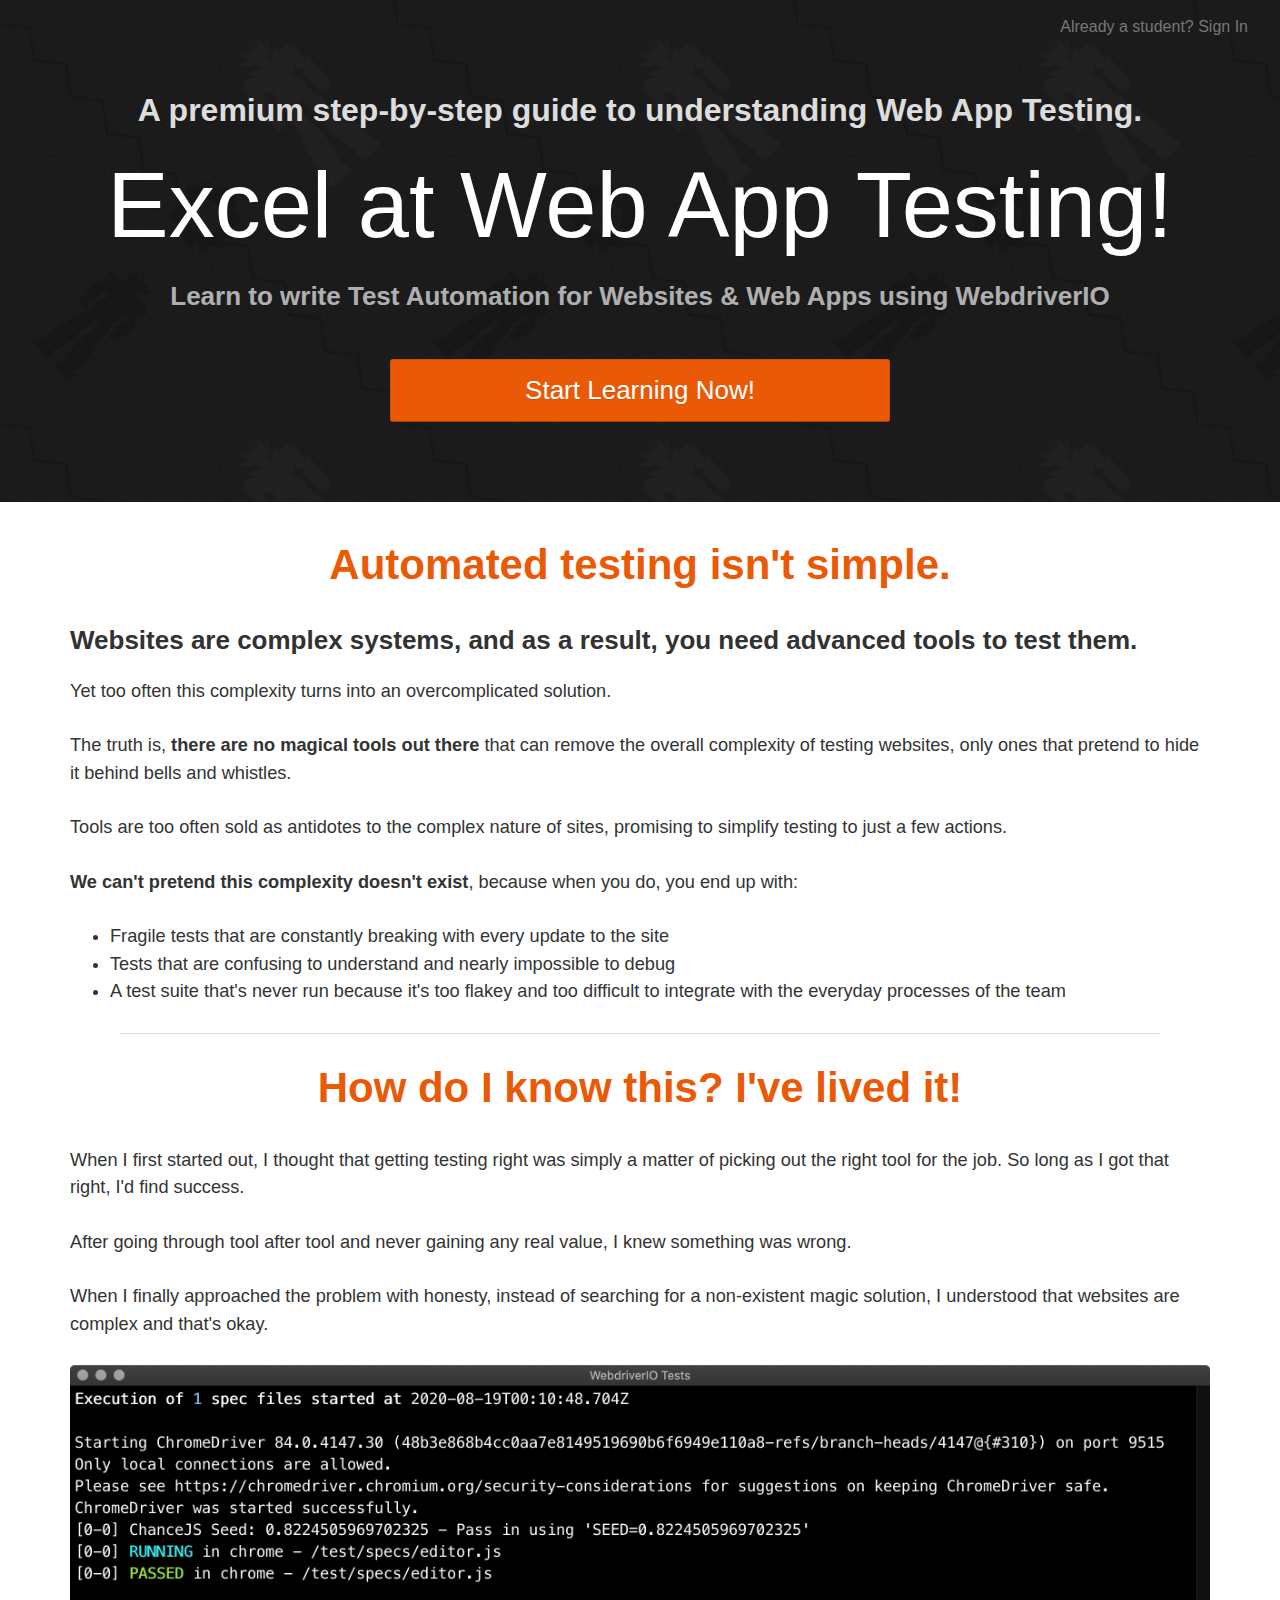
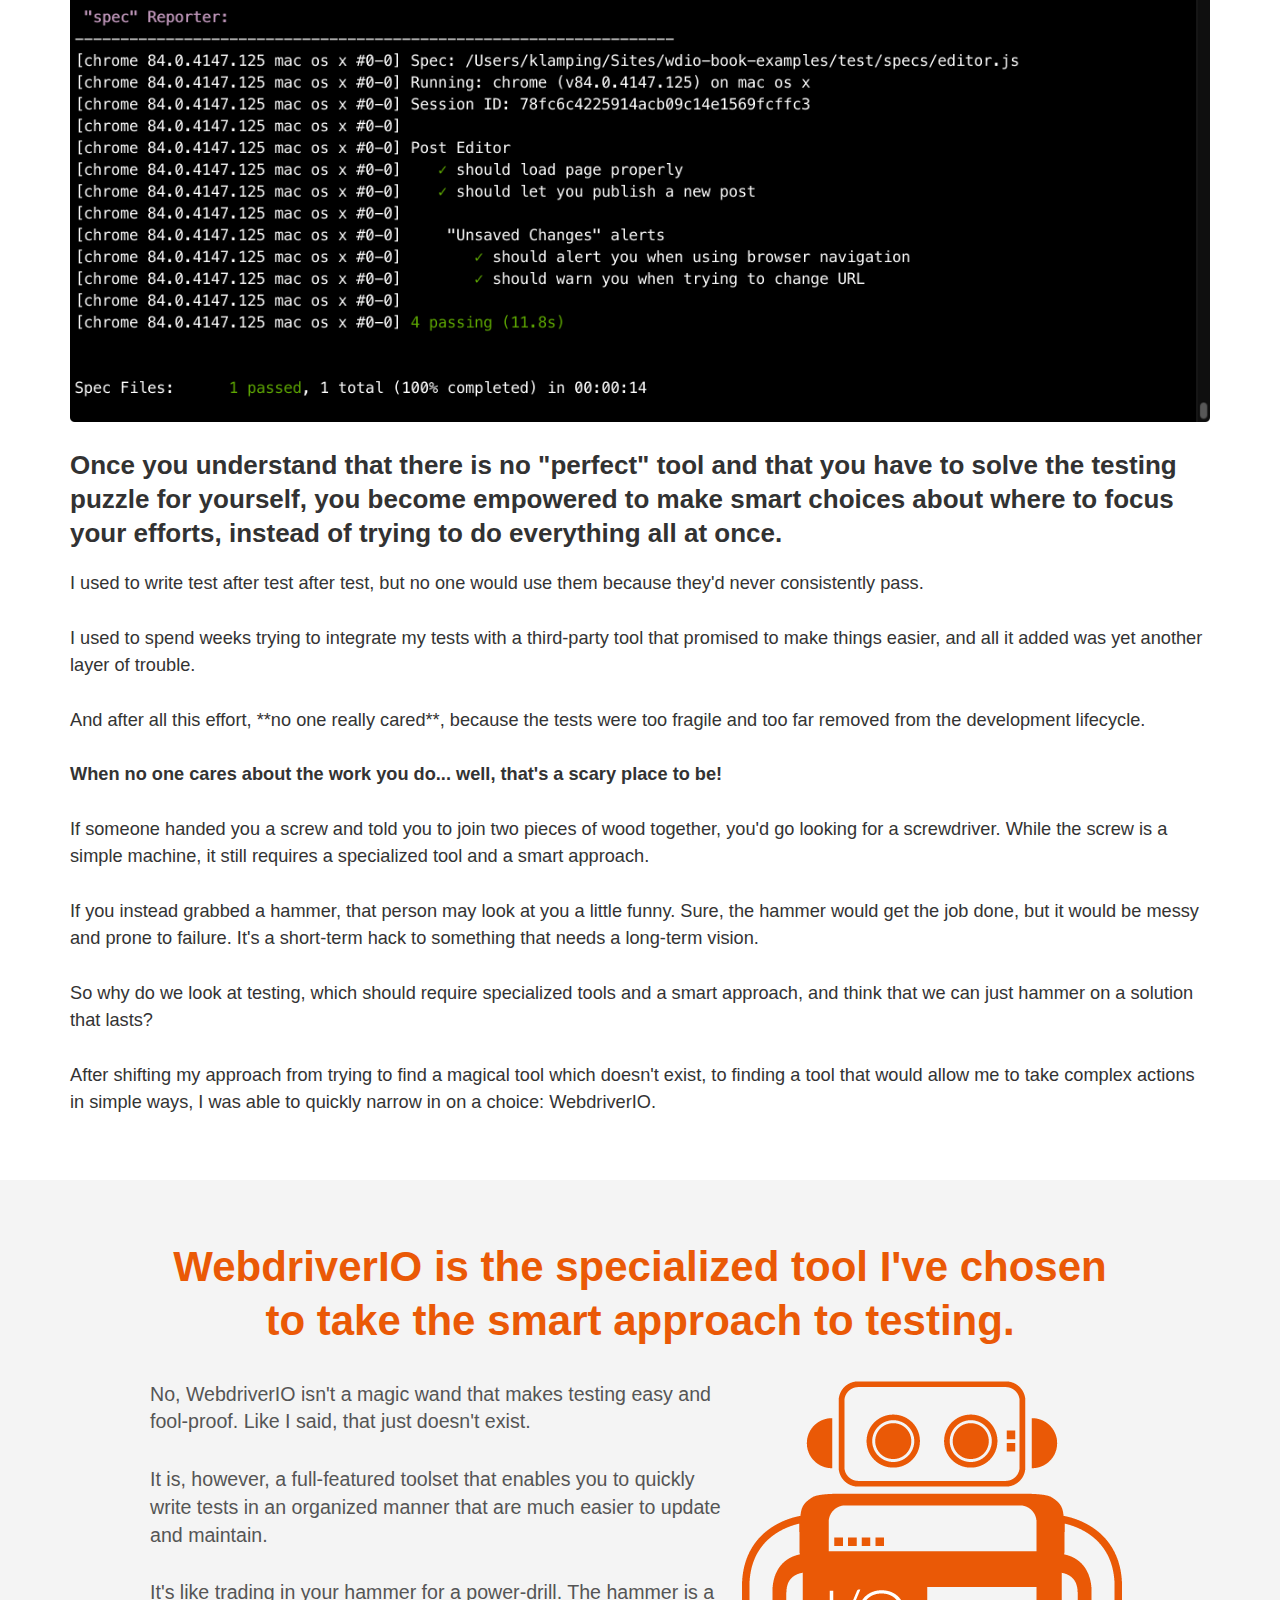
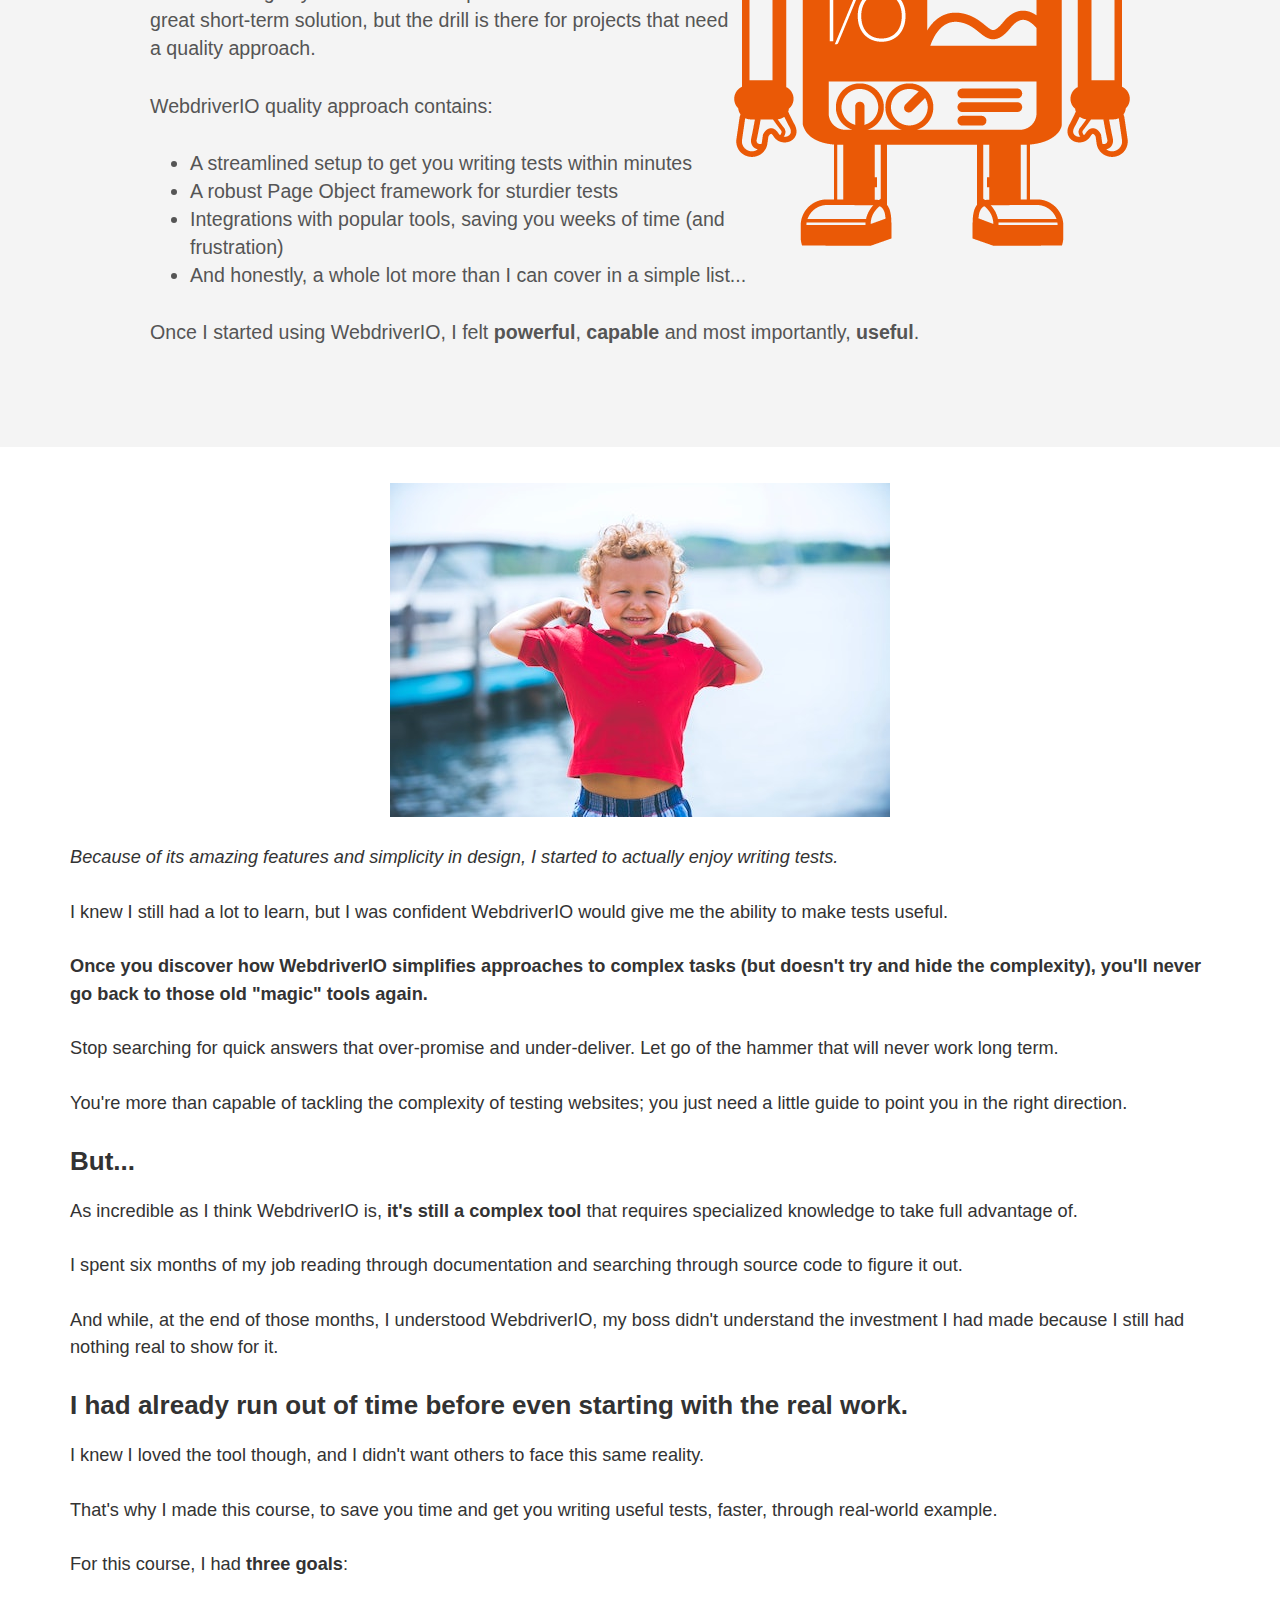
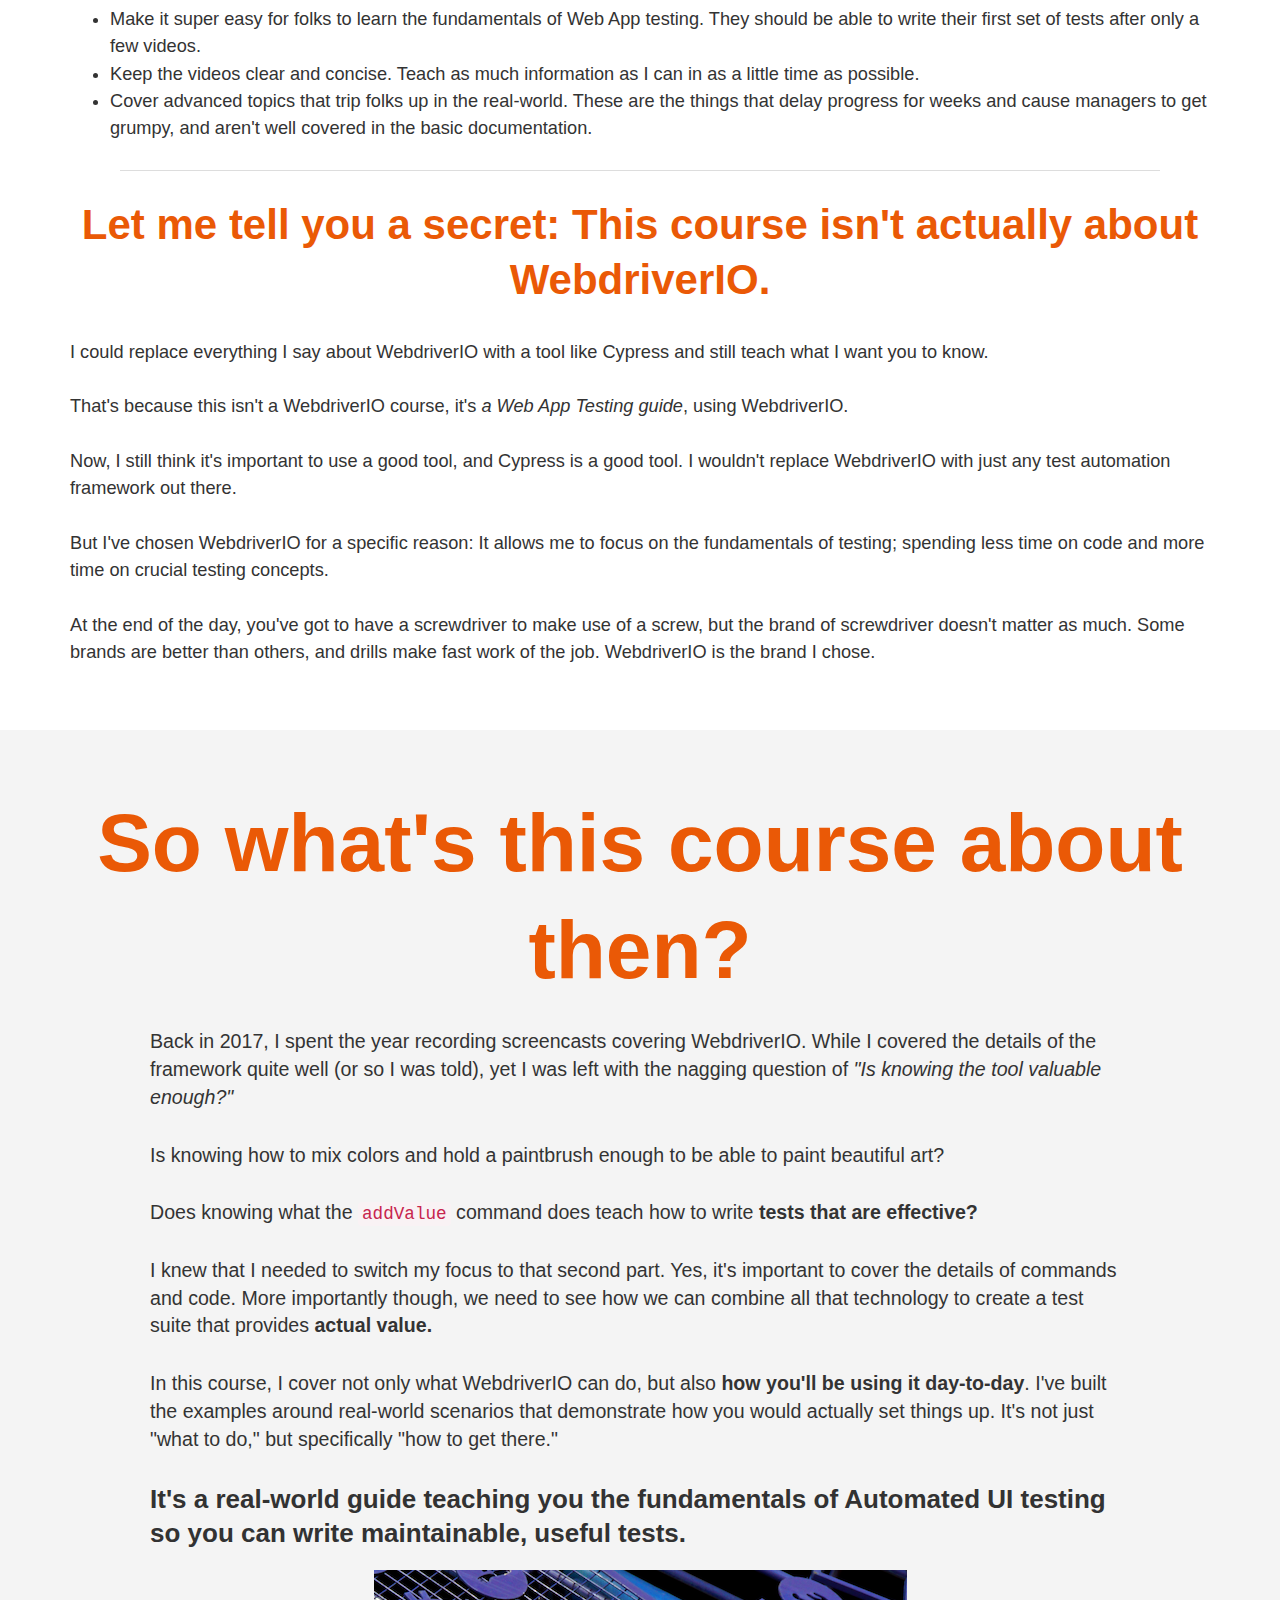
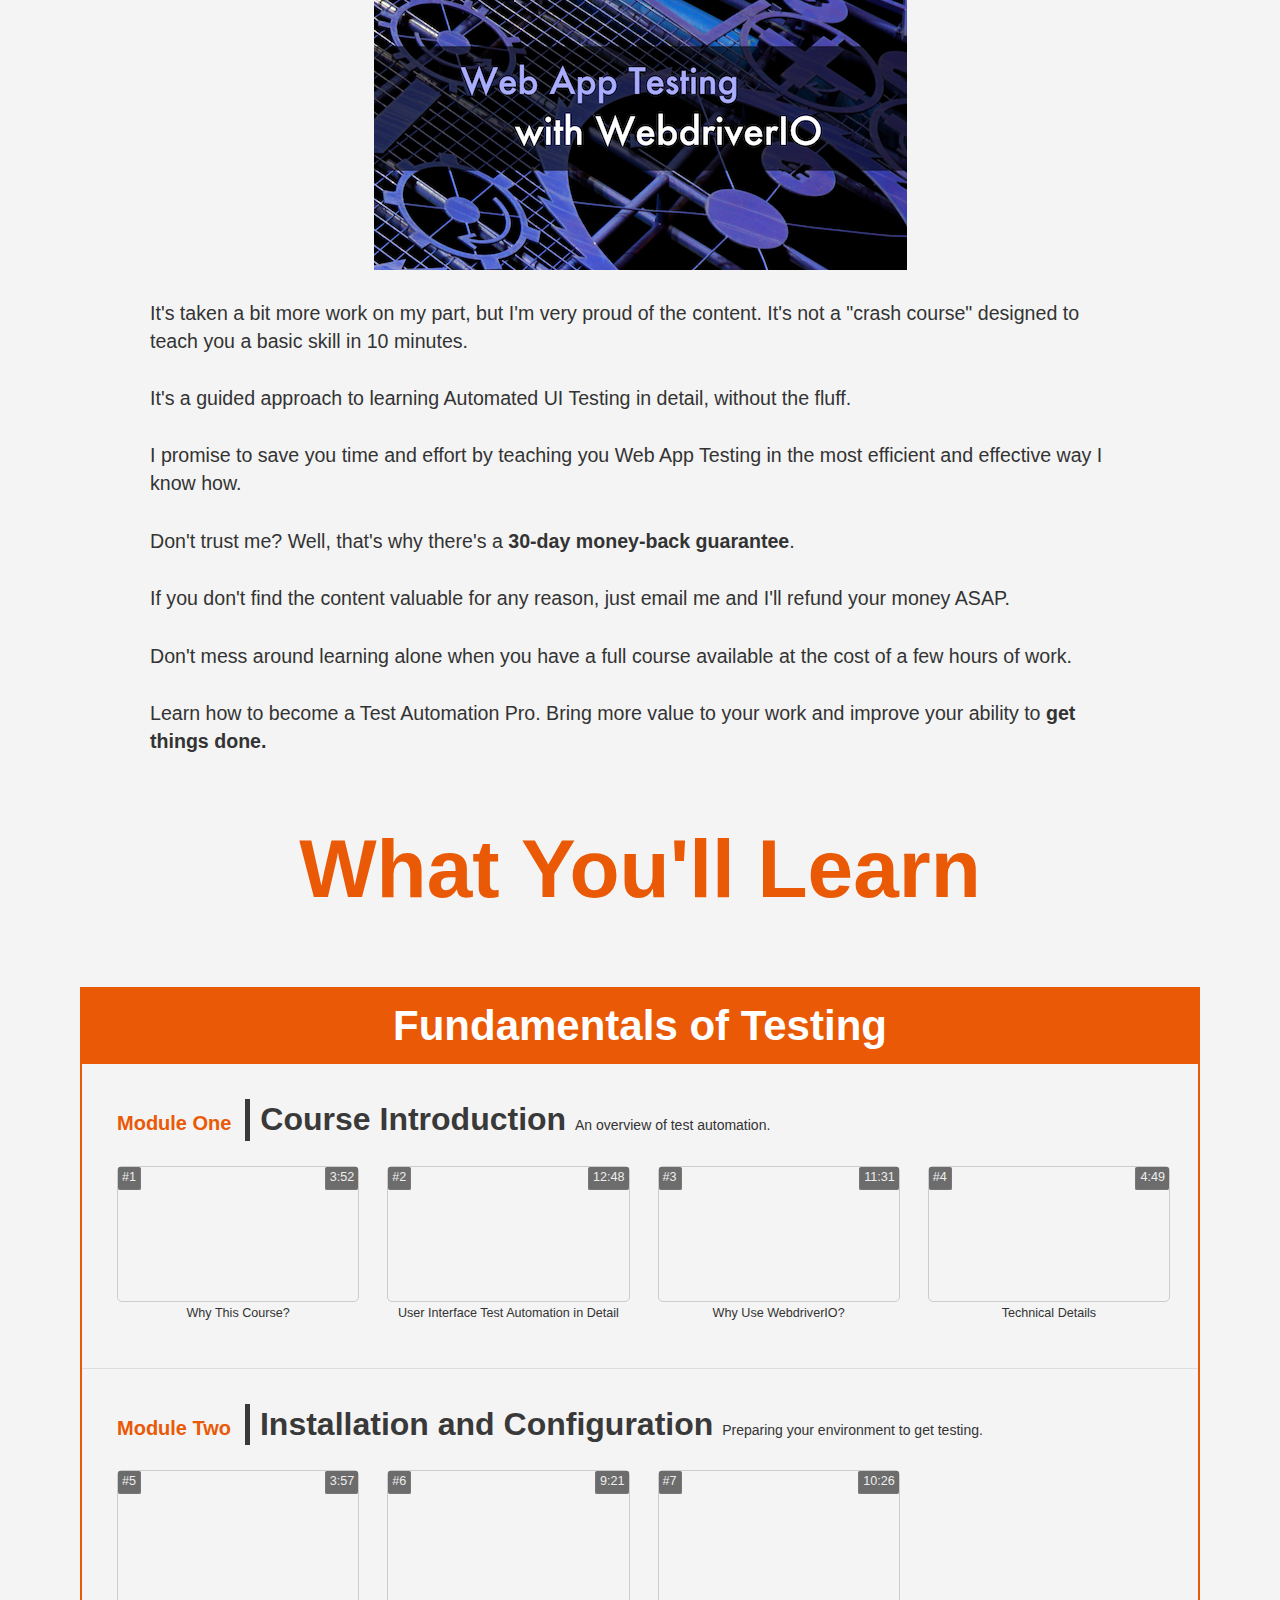
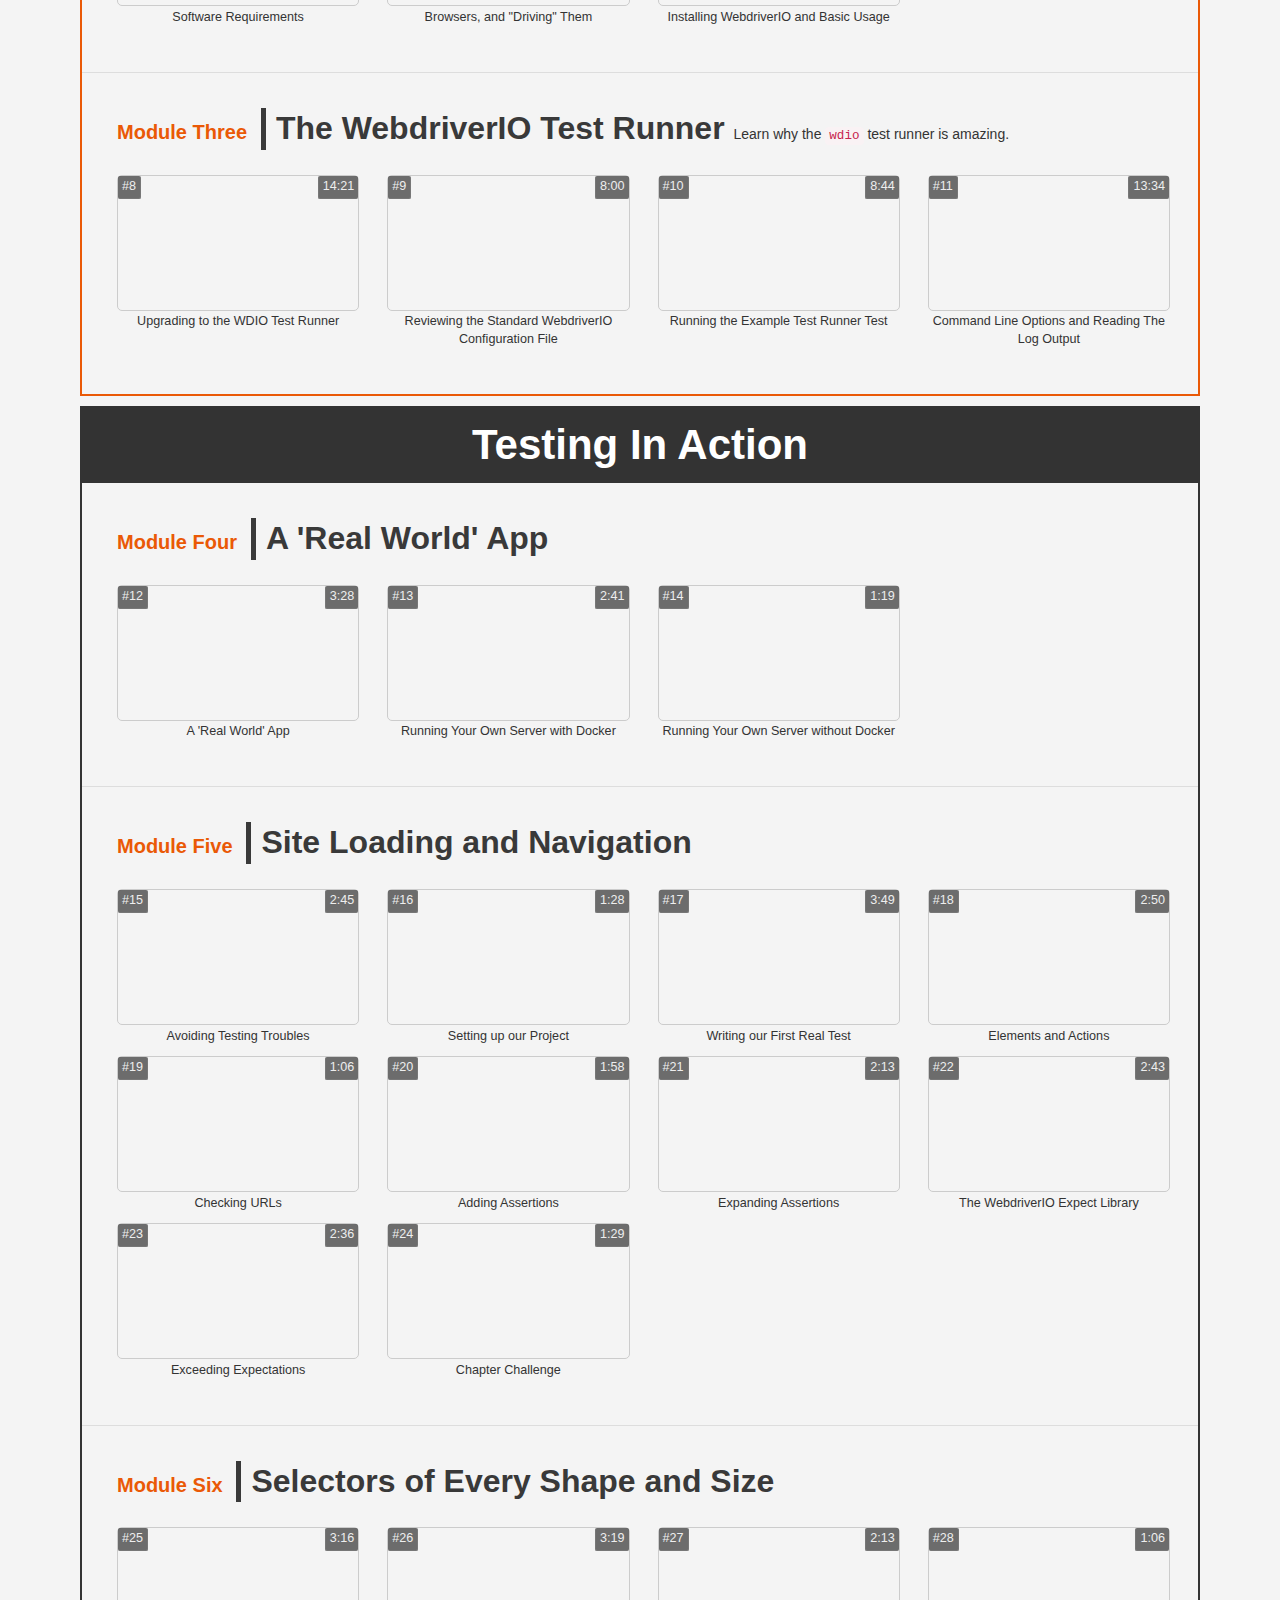
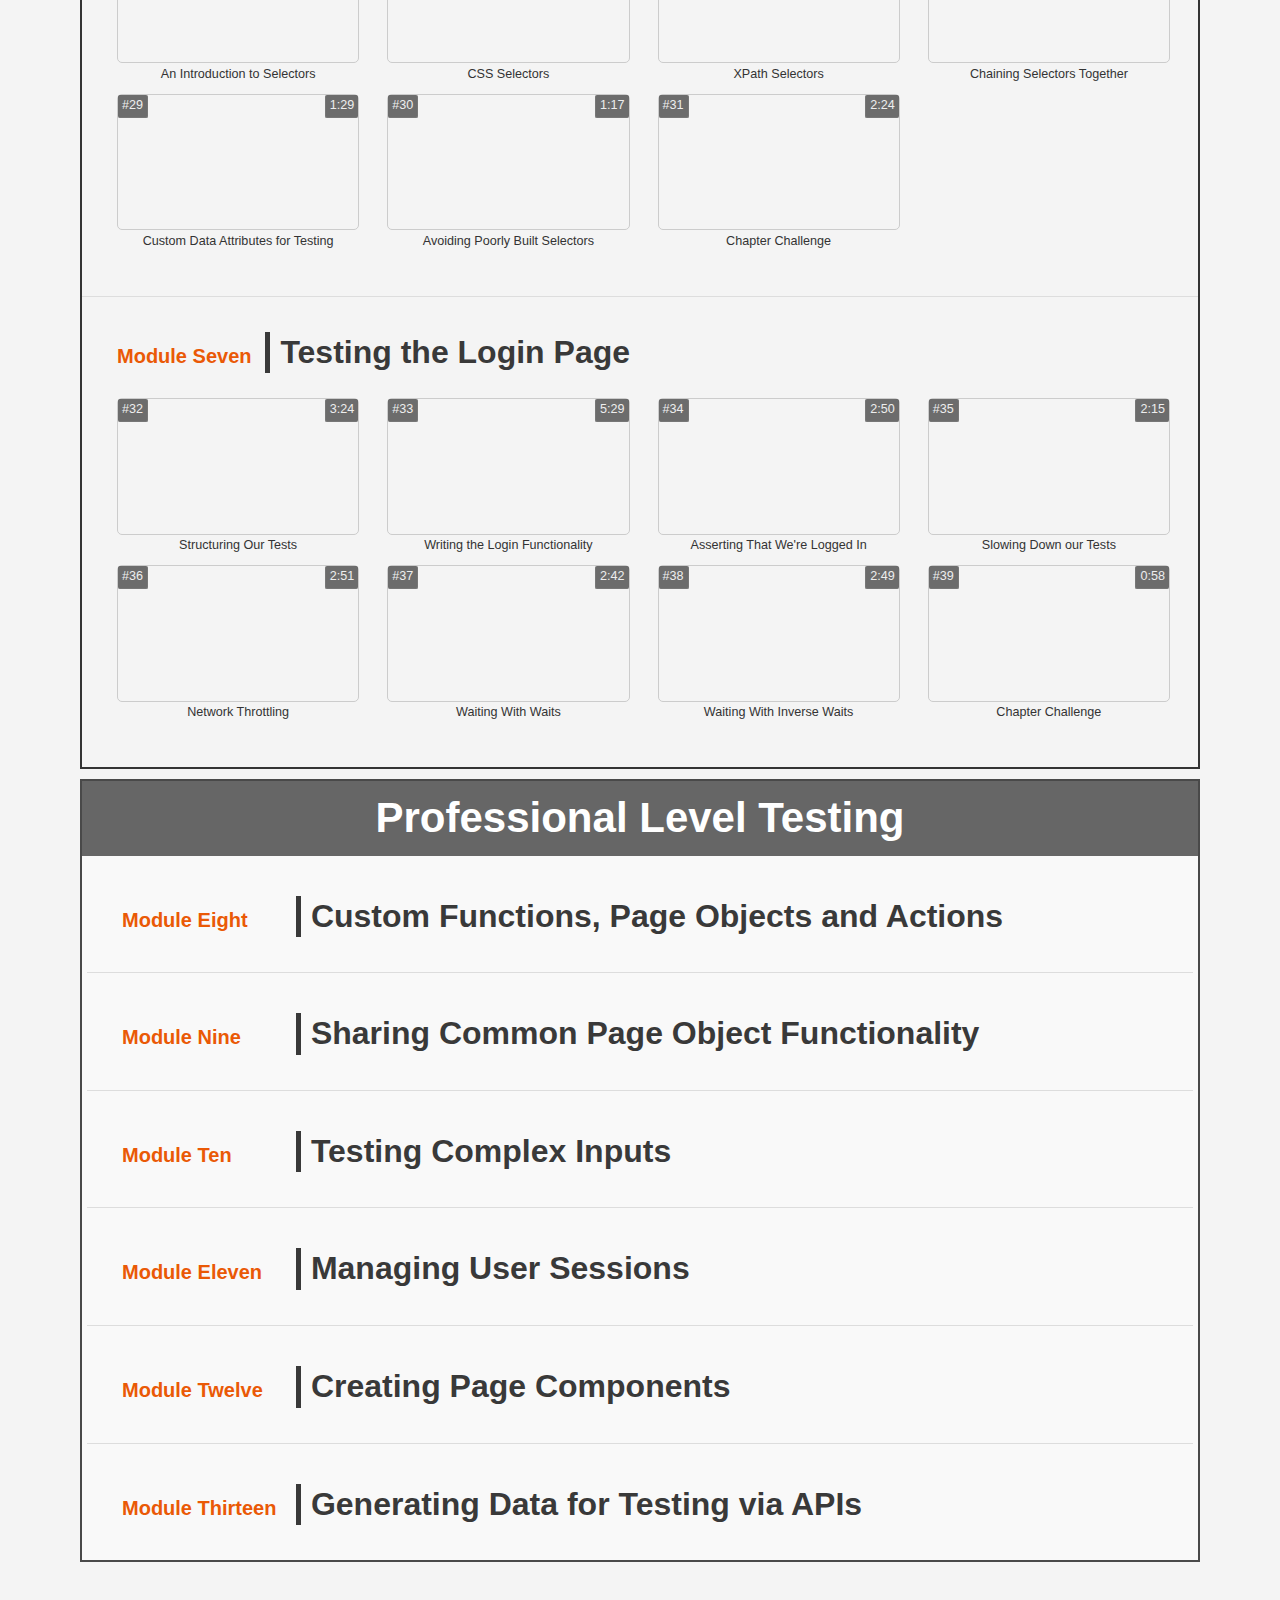
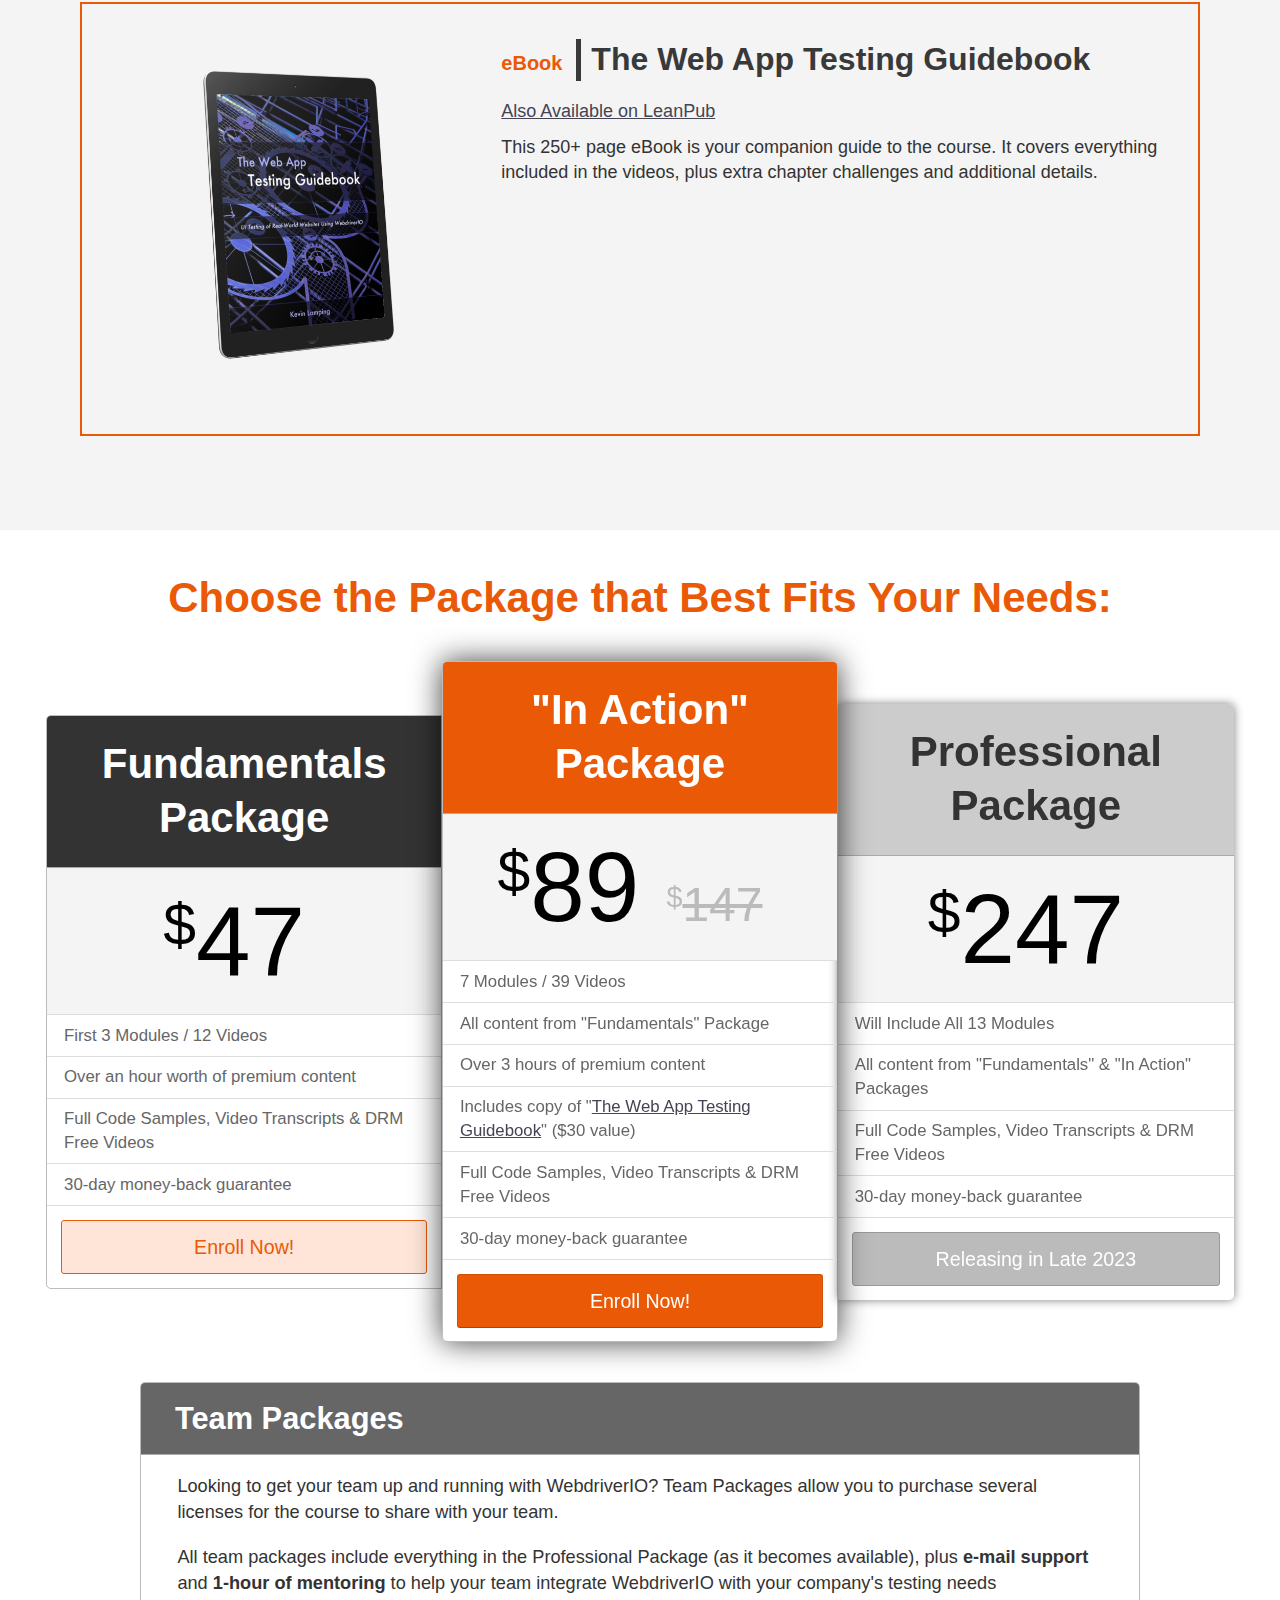
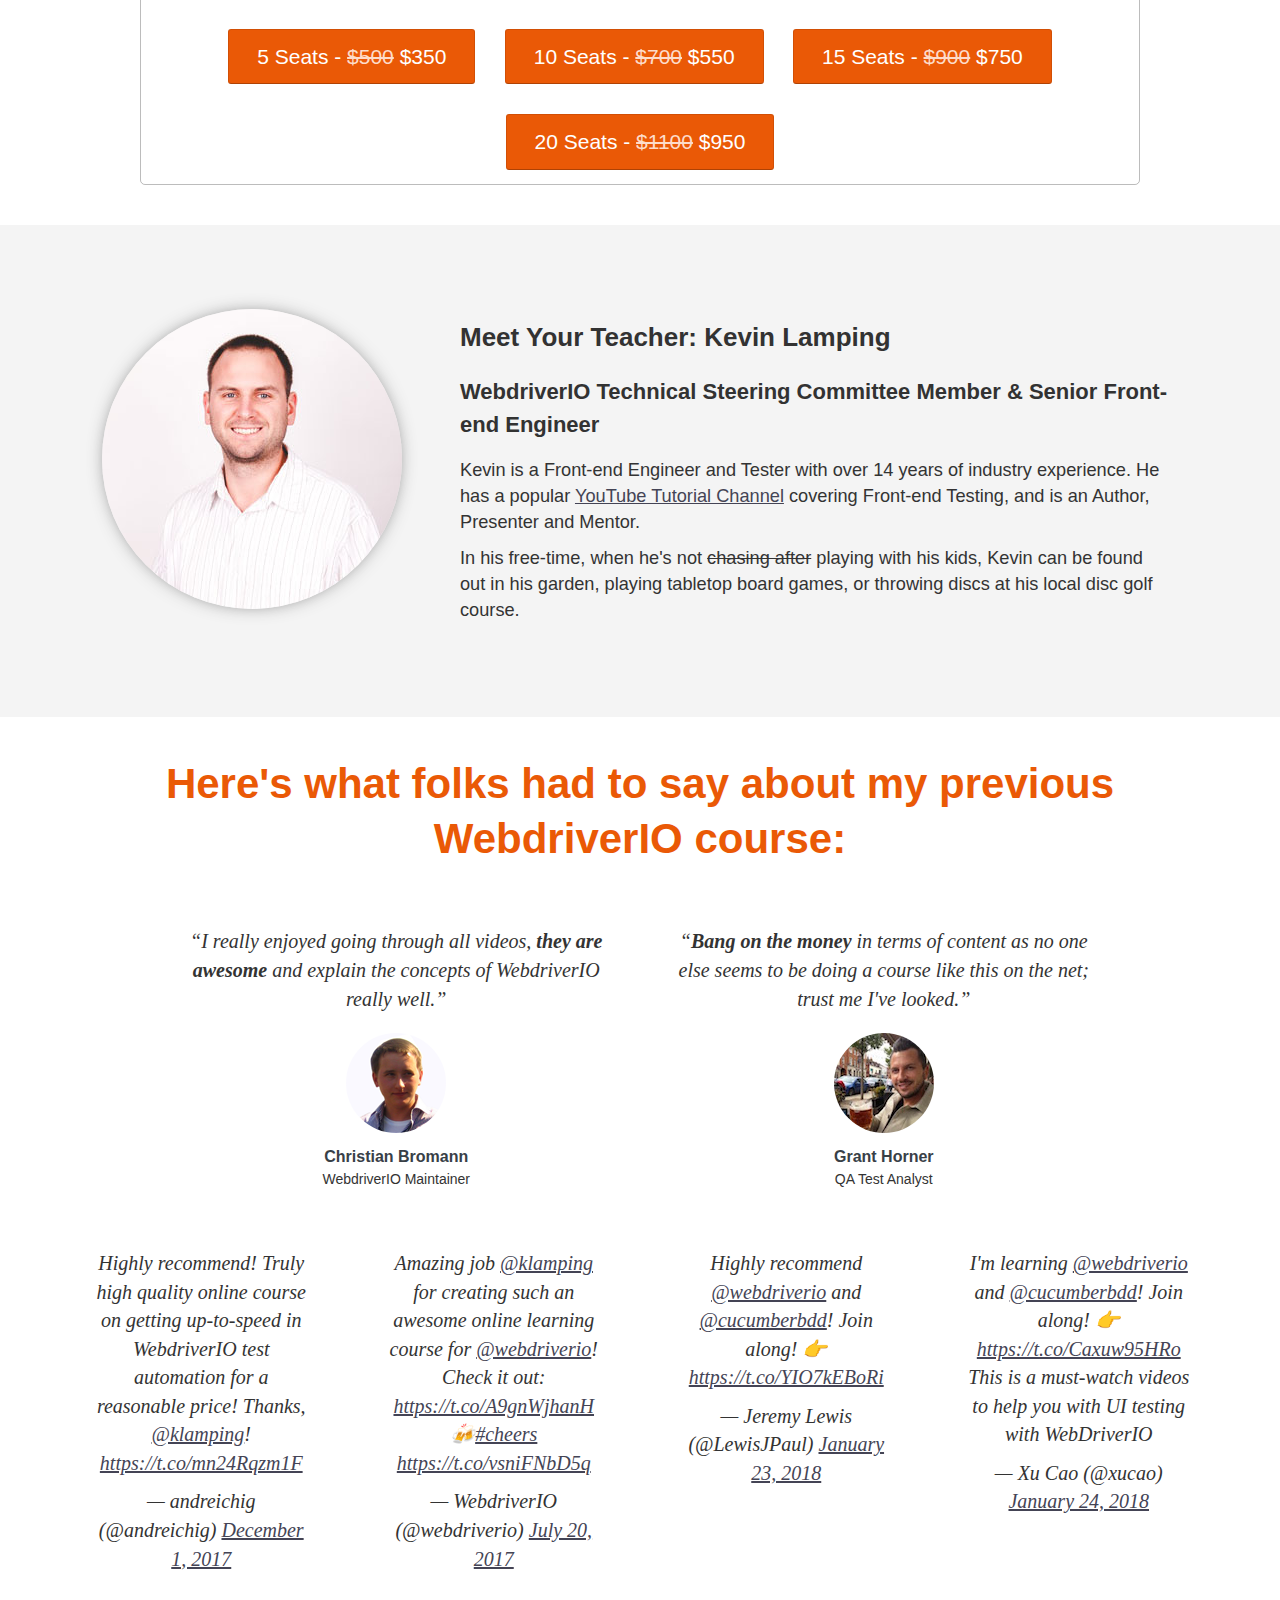
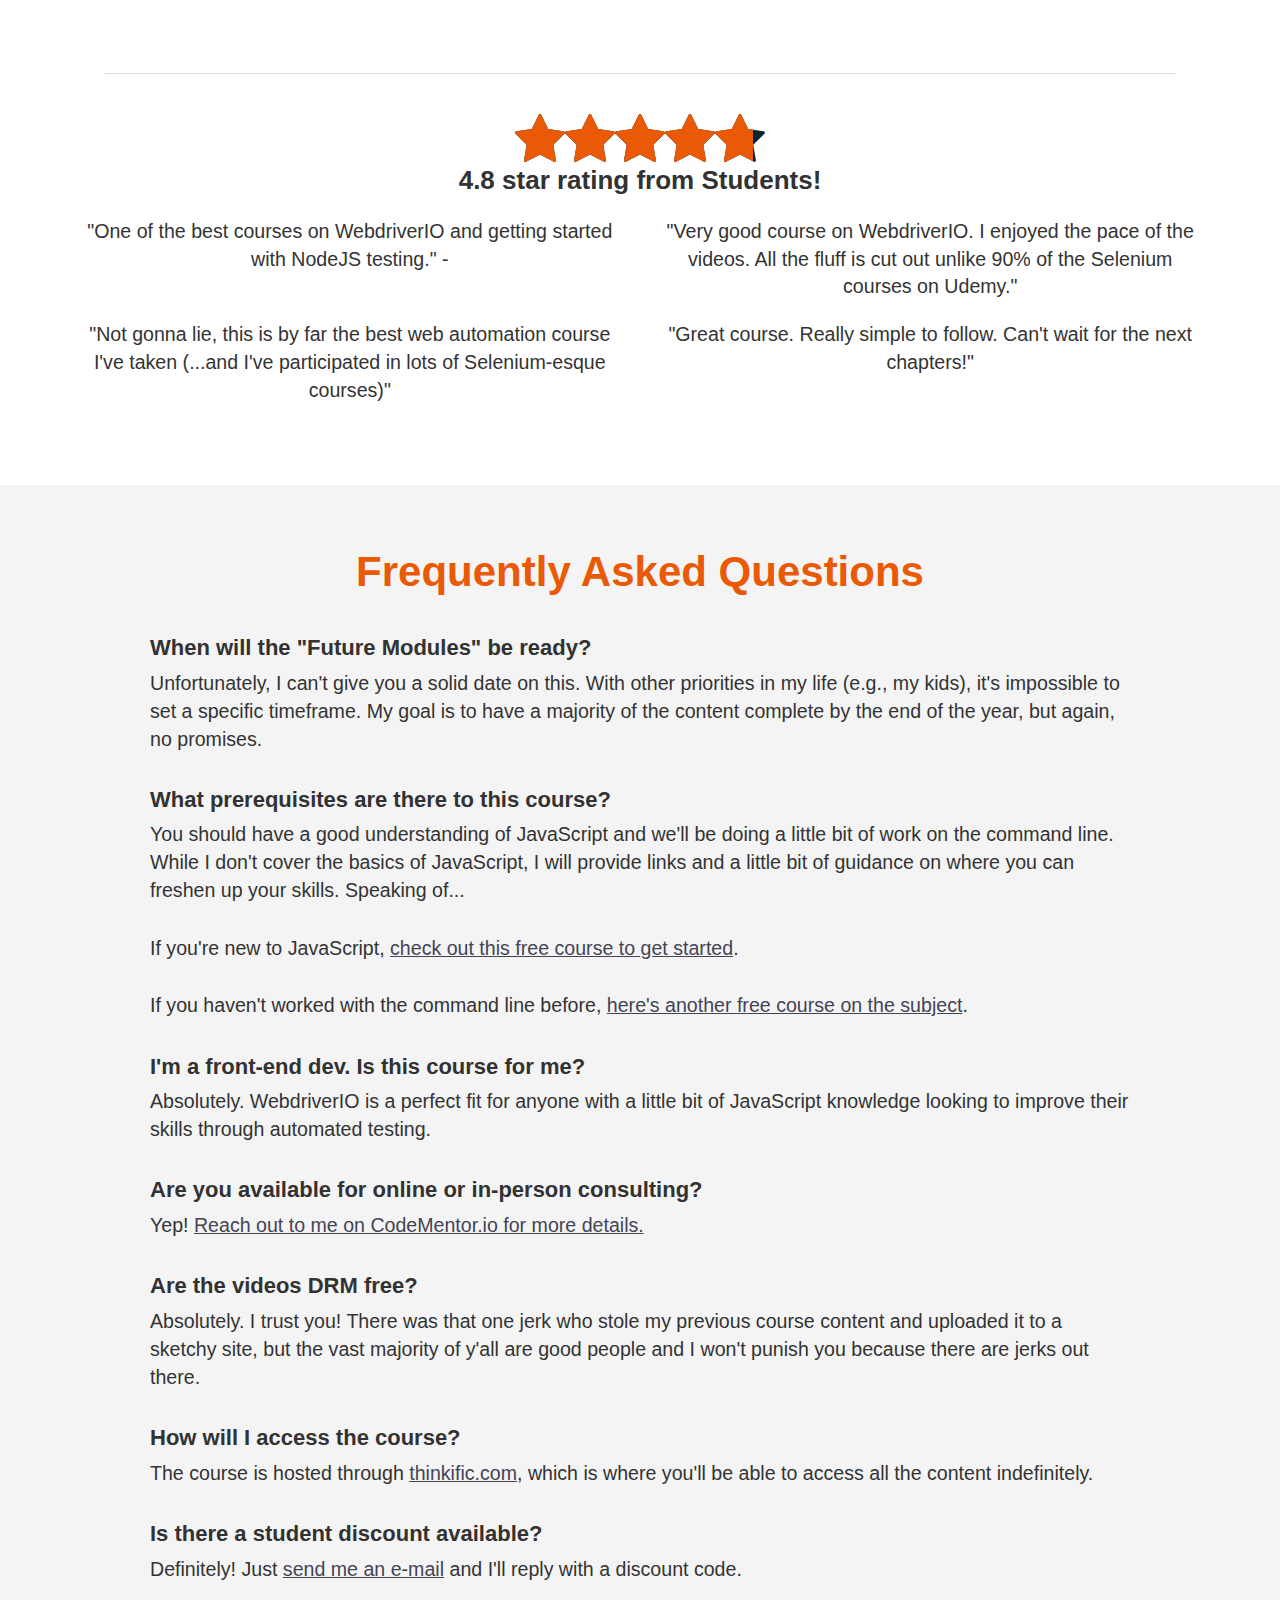
<file: index.html>
<!DOCTYPE html>
<html lang="en">

<head>
    <!-- Meta, title, CSS, favicons, etc. -->
    <meta charset="utf-8">
    <meta name="viewport" content="width=device-width, initial-scale=1.0">
    <meta name="description" content="Learn Webdriver Test Automation Using WebdriverIO">
    <title>Learn UI Test Automation Using WebdriverIO</title>

    <!-- Bootstrap core CSS -->
    <link href="css/bootstrap.min.css" rel="stylesheet">

    <!-- All in One CSS -->
    <link href="css/style.css" rel="stylesheet">

    <!-- Custom Google Font : Montserrat (Choose other: http://www.google.com/fonts/ ) -->
    <link href="https://fonts.googleapis.com/css?family=Montserrat:400,700" rel="stylesheet" type="text/css">

    <link rel="apple-touch-icon" sizes="57x57" href="apple-touch-icon-57x57.png">
    <link rel="apple-touch-icon" sizes="60x60" href="apple-touch-icon-60x60.png">
    <link rel="apple-touch-icon" sizes="72x72" href="apple-touch-icon-72x72.png">
    <link rel="apple-touch-icon" sizes="76x76" href="apple-touch-icon-76x76.png">
    <link rel="apple-touch-icon" sizes="114x114" href="apple-touch-icon-114x114.png">
    <link rel="apple-touch-icon" sizes="120x120" href="apple-touch-icon-120x120.png">
    <link rel="apple-touch-icon" sizes="144x144" href="apple-touch-icon-144x144.png">
    <link rel="apple-touch-icon" sizes="152x152" href="apple-touch-icon-152x152.png">
    <link rel="apple-touch-icon" sizes="180x180" href="apple-touch-icon-180x180.png">
    <link rel="icon" type="image/png" href="favicon-32x32.png" sizes="32x32">
    <link rel="icon" type="image/png" href="favicon-194x194.png" sizes="194x194">
    <link rel="icon" type="image/png" href="favicon-96x96.png" sizes="96x96">
    <link rel="icon" type="image/png" href="android-chrome-192x192.png" sizes="192x192">
    <link rel="icon" type="image/png" href="favicon-16x16.png" sizes="16x16">
    <link rel="manifest" href="manifest.json">
    <link rel="mask-icon" href="safari-pinned-tab.svg" color="#5bbad5">
    <meta name="msapplication-TileColor" content="#da532c">
    <meta name="msapplication-TileImage" content="/mstile-144x144.png">
    <meta name="theme-color" content="#ffffff">

    <script type="text/javascript">
      var _paq = _paq || [];
    </script>

</head>

<body>
  <!-- <div class="countdown" id="countdown">
    Summer (or Winter) Solestice Sale! Save 60% with coupon code <strong>solestice2023</strong>. Expires in
    <span class="days"></span>
    <span>days</span>,
    <span class="hours"></span>
    <span>hours</span>,
    <span class="minutes"></span>
    <span>minutes</span>,
    <span class="seconds"></span>
    <span>seconds</span>
  </div> -->
  <!-- <script>
    function getTimeRemaining(endtime) {
      var t = Date.parse(endtime) - Date.parse(new Date());
      var seconds = Math.floor((t / 1000) % 60);
      var minutes = Math.floor((t / 1000 / 60) % 60);
      var hours = Math.floor((t / (1000 * 60 * 60)) % 24);
      var days = Math.floor(t / (1000 * 60 * 60 * 24));
      return {
        'total': t,
        'days': days,
        'hours': hours,
        'minutes': minutes,
        'seconds': seconds
      };
    }

    function initializeClock(id, endtime) {
      var clock = document.getElementById(id);
      var daysSpan = clock.querySelector('.days');
      var hoursSpan = clock.querySelector('.hours');
      var minutesSpan = clock.querySelector('.minutes');
      var secondsSpan = clock.querySelector('.seconds');

      function updateClock() {
        var t = getTimeRemaining(endtime);

        daysSpan.innerHTML = t.days;
        hoursSpan.innerHTML = ('0' + t.hours).slice(-2);
        minutesSpan.innerHTML = ('0' + t.minutes).slice(-2);
        secondsSpan.innerHTML = ('0' + t.seconds).slice(-2);

        if (t.total <= 0) {
          clearInterval(timeinterval);
        }
      }

      updateClock();
      var timeinterval = setInterval(updateClock, 1000);
    }

    var deadline = new Date(2023, 5, 24, 3);

    initializeClock('countdown', deadline);
  </script> -->

  <!-- Header Starts -->
  <div id="top" class="masthead" role="main">
    <div class="container">

      <a href="https://the-lamp-light.thinkific.com/users/sign_in" class="sign-in">Already a student? Sign In</a>

      <div class="flex-wrapper">
        <h1 class="main-title">Excel at Web App Testing!</h1>
        <h2>A premium step-by-step guide to understanding Web App Testing.</h2>
        <h3>Learn to write Test Automation for Websites & Web Apps using WebdriverIO</h3>
      </div>

      <a href="#pricing-anchor" class="btn btn-primary btn-lg initial-cta go_to_div" >Start Learning Now!</a>

    </div>
  </div>

  <div class="container update">
    <div class="section-title">
      <h2>Automated testing isn't simple.</h2>
    </div>
    <div class="section-content">
      <h3>Websites are complex systems, and as a result, you need advanced tools to test them.</h3>

      <p>Yet too often this complexity turns into an overcomplicated solution.</p>

      <p>The truth is, <strong>there are no magical tools out there</strong> that can remove the overall complexity of testing websites, only ones that pretend to hide it behind bells and whistles.</p>

      <p>Tools are too often sold as antidotes to the complex nature of sites, promising to simplify testing to just a few actions.</p>

      <p><strong>We can't pretend this complexity doesn't exist</strong>, because when you do, you end up with:</p>
      <ul>
          <li>Fragile tests that are constantly breaking with every update to the site</li>
          <li>Tests that are confusing to understand and nearly impossible to debug</li>
          <li>A test suite that's never run because it's too flakey and too difficult to integrate with the everyday processes of the team</li>
      </ul>

      <hr>

      <h2>How do I know this? I've lived it!</h2>

      <p>When I first started out, I thought that getting testing right was simply a matter of picking out the right tool for the job. So long as I got that right, I'd find success. </p>

      <p>After going through tool after tool and never gaining any real value, I knew something was wrong. </p>

      <p>When I finally approached the problem with honesty, instead of searching for a non-existent magic solution, I understood that websites are complex and that's okay.</p>

      <p><img src="new/console.png" alt="Console output of successful tests" style="width: 100%;"></p>

      <h3>Once you understand that there is no "perfect" tool and that you have to solve the testing puzzle for yourself, you become empowered to make smart choices about where to focus your efforts, instead of trying to do everything all at once.</h3>

      <p>I used to write test after test after test, but no one would use them because they'd never consistently pass.</p>

      <p>I used to spend weeks trying to integrate my tests with a third-party tool that promised to make things easier, and all it added was yet another layer of trouble.</p>

      <p>And after all this effort, **no one really cared**, because the tests were too fragile and too far removed from the development lifecycle.</p>

      <p><strong>When no one cares about the work you do... well, that's a scary place to be!</strong></p>

      <p>If someone handed you a screw and told you to join two pieces of wood together, you'd go looking for a screwdriver. While the screw is a simple machine, it still requires a specialized tool and a smart approach.</p>

      <p>If you instead grabbed a hammer, that person may look at you a little funny. Sure, the hammer would get the job done, but it would be messy and prone to failure. It's a short-term hack to something that needs a long-term vision.</p>

      <p>So why do we look at testing, which should require specialized tools and a smart approach, and think that we can just hammer on a solution that lasts?</p>

      <p>After shifting my approach from trying to find a magical tool which doesn't exist, to finding a tool that would allow me to take complex actions in simple ways, I was able to quickly narrow in on a choice: WebdriverIO.</p>
    </div>
  </div>

  <div class="container why highlight">
    <div class="section-title">
        <h2>WebdriverIO is the specialized tool I've chosen to take the smart approach to testing.</h2>
    </div>

    <div class="why-content text-content">
      <p><img src="new/wdio-logo.png" alt="WebdriverIO Robot Logo"></p>

      <p>No, WebdriverIO isn't a magic wand that makes testing easy and fool-proof. Like I said, that just doesn't exist.</p>

      <p>It is, however, a full-featured toolset that enables you to quickly write tests in an organized manner that are much easier to update and maintain.</p>

      <p>It's like trading in your hammer for a power-drill. The hammer is a great short-term solution, but the drill is there for projects that need a quality approach.</p>

      <p>WebdriverIO quality approach contains:</p>

      <ul>
        <li>A streamlined setup to get you writing tests within minutes</li>
        <li>A robust Page Object framework for sturdier tests</li>
        <li>Integrations with popular tools, saving you weeks of time (and frustration)</li>
        <li>And honestly, a whole lot more than I can cover in a simple list...</li>
      </ul>

      <p>Once I started using WebdriverIO, I felt <strong>powerful</strong>, <strong>capable</strong> and most importantly, <strong>useful</strong>.</p>

    </div>
  </div>


  <div class="container update">
    <div class="section-content">
      <p style="text-align: center"><img src="./images/strong.jpg" alt="Kid flexing his arms, showing off his cannons" /></p>

      <p><em>Because of its amazing features and simplicity in design, I started to actually enjoy writing tests.</em></p>

      <p>I knew I still had a lot to learn, but I was confident WebdriverIO would give me the ability to make tests useful.</p>

      <p><strong>Once you discover how WebdriverIO simplifies approaches to complex tasks (but doesn't try and hide the complexity), you'll never go back to those old "magic" tools again.</strong></p>

      <p>Stop searching for quick answers that over-promise and under-deliver. Let go of the hammer that will never work long term.</p>

      <p>You're more than capable of tackling the complexity of testing websites; you just need a little guide to point you in the right direction.</p>

      <h3>But...</h3>

      <p>As incredible as I think WebdriverIO is, <strong>it's still a complex tool</strong> that requires specialized knowledge to take full advantage of.</p>

      <p>I spent six months of my job reading through documentation and searching through source code to figure it out.</p>

      <p>And while, at the end of those months, I understood WebdriverIO, my boss didn't understand the investment I had made because I still had nothing real to show for it.</p>

      <h3>I had already run out of time before even starting with the real work.</h3>

      <p>I knew I loved the tool though, and I didn't want others to face this same reality.</p>

      <p>That's why I made this course, to save you time and get you writing useful tests, faster, through real-world example. </p>

      <p>For this course, I had <strong>three goals</strong>:</p>

      <ul>
        <li>Make it super easy for folks to learn the fundamentals of Web App testing. They should be able to write their first set of tests after only a few videos.</li>
        <li>Keep the videos clear and concise. Teach as much information as I can in as a little time as possible.</li>
        <li>Cover advanced topics that trip folks up in the real-world. These are the things that delay progress for weeks and cause managers to get grumpy, and aren't well covered in the basic documentation.</li>
      </ul>

      <hr />

      <h2>Let me tell you a secret: <strong>This course isn't actually about WebdriverIO.</strong></h2>

      <p>I could replace everything I say about WebdriverIO with a tool like Cypress and still teach what I want you to know.</p>

      <p>That's because this isn't a WebdriverIO course, it's <em>a Web App Testing guide</em>, using WebdriverIO.</p>

      <p>Now, I still think it's important to use a good tool, and Cypress is a good tool. I wouldn't replace WebdriverIO with just any test automation framework out there.</p>

      <p>But I've chosen WebdriverIO for a specific reason: It allows me to focus on the fundamentals of testing; spending less time on code and more time on crucial testing concepts.</p>

      <p>At the end of the day, you've got to have a screwdriver to make use of a screw, but the brand of screwdriver doesn't matter as much. Some brands are better than others, and drills make fast work of the job. WebdriverIO is the brand I chose.</p>

    </div>
  </div>

  <!-- Features Section -->
  <div class="container highlight modules">
    <h2 class="section-title lessons-title">So what's this course about then?</h2>
    <div class="text-content">

      <p>Back in 2017, I spent the year recording screencasts covering WebdriverIO. While I covered the details of the framework quite well (or so I was told), yet I was left with the nagging question of <em>"Is knowing the tool valuable enough?"</em></p>

      <p>Is knowing how to mix colors and hold a paintbrush enough to be able to paint beautiful art?</p>

      <p>Does knowing what the <code>addValue</code> command does teach how to write <strong>tests that are effective?</strong></p>

      <p>I knew that I needed to switch my focus to that second part. Yes, it's important to cover the details of commands and code. More importantly though, we need to see how we can combine all that technology to create a test suite that provides <strong>actual value.</strong></p>

      <p>In this course, I cover not only what WebdriverIO can do, but also <strong>how you'll be using it day-to-day</strong>. I've built the examples around real-world scenarios that demonstrate how you would actually set things up. It's not just "what to do," but specifically "how to get there."</p>

      <h3>It's a real-world guide teaching you the fundamentals of Automated UI testing so you can write maintainable, useful tests.</h3>

      <p style="text-align: center"><img src="./images/cover-small.png" alt="" /></p>

      <p>It's taken a bit more work on my part, but I'm very proud of the content. It's not a "crash course" designed to teach you a basic skill in 10 minutes.</p>

      <p>It's a guided approach to learning Automated UI Testing in detail, without the fluff.</p>

      <p>I promise to save you time and effort by teaching you Web App Testing in the most efficient and effective way I know how.</p>

      <p>Don't trust me? Well, that's why there's a <strong>30-day money-back guarantee</strong>.</p>

      <p>If you don't find the content valuable for any reason, just email me and I'll refund your money ASAP.</p>

      <p>Don't mess around learning alone when you have a full course available at the cost of a few hours of work.</p>

      <p>Learn how to become a Test Automation Pro. Bring more value to your work and improve your ability to <strong>get things done.</strong></p>

    </div>
    <h2 class="section-title lessons-title">What You'll Learn</h2>
      <section class="features">
        <div class="starter-modules">
          <h2 class="section-title">Fundamentals of Testing</h2>

          <div class="module">
            <h2 class="module-number">Module One</h2>
            <h3 class="module-title">Course Introduction</h3>
            <p class="module-description">An overview of test automation.</p>
            <ol class="module-videos">
              <li>
                <div class="module-thumbnail"><img src="[data-uri]" data-src="images/lesson-1a.png" alt=""></div>
                <p class="video-title">Why This Course?</p>
                <p class="video-number">#1</p>
                <p class="video-length">3:52</p>
              </li>
              <li>
                <div class="module-thumbnail"><img src="[data-uri]" data-src="images/lesson-1b.png" alt=""></div>
                <p class="video-title">User Interface Test Automation in Detail</p>
                <p class="video-number">#2</p>
                <p class="video-length">12:48</p>
              </li>
              <li>
                <div class="module-thumbnail"><img src="[data-uri]" data-src="images/lesson-1c.png" alt=""></div>
                <p class="video-title">Why Use WebdriverIO?</p>
                <p class="video-number">#3</p>
                <p class="video-length">11:31</p>
              </li>
              <li>
                <div class="module-thumbnail"><img src="[data-uri]" data-src="images/lesson-1d.png" alt=""></div>
                <p class="video-title">Technical Details</p>
                <p class="video-number">#4</p>
                <p class="video-length">4:49</p>
              </li>
            </ol>
          </div><!-- End Module -->

          <div class="module">
            <h2 class="module-number">Module Two</h2>
            <h3 class="module-title">Installation and Configuration</h3>
            <p class="module-description">Preparing your environment to get testing.</p>
            <ol class="module-videos">
              <li>
                <div class="module-thumbnail"><img src="[data-uri]" data-src="images/lesson-2a.png" alt=""></div>
                <p class="video-title">Software Requirements</p>
                <p class="video-number">#5</p>
                <p class="video-length">3:57</p>
              </li>
              <li>
                <div class="module-thumbnail"><img src="[data-uri]" data-src="images/lesson-2b.png" alt=""></div>
                <p class="video-title">Browsers, and "Driving" Them</p>
                <p class="video-number">#6</p>
                <p class="video-length">9:21</p>
              </li>
              <li>
                <div class="module-thumbnail"><img src="[data-uri]" data-src="images/lesson-2c.png" alt=""></div>
                <p class="video-title">Installing WebdriverIO and Basic Usage</p>
                <p class="video-number">#7</p>
                <p class="video-length">10:26</p>
              </li>
            </ol>
          </div><!-- End Module -->

          <div class="module">
            <h2 class="module-number">Module Three</h2>
            <h3 class="module-title">The WebdriverIO Test Runner</h3>
            <p class="module-description">Learn why the <code>wdio</code> test runner is amazing.</p>
            <ol class="module-videos">
              <li>
                <div class="module-thumbnail"><img src="[data-uri]" data-src="images/lesson-3a.png" alt=""></div>
                <p class="video-title">Upgrading to the WDIO Test Runner</p>
                <p class="video-number">#8</p>
                <p class="video-length">14:21</p>
              </li>
              <li>
                <div class="module-thumbnail"><img src="[data-uri]" data-src="images/lesson-3b.png" alt=""></div>
                <p class="video-title">Reviewing the Standard WebdriverIO Configuration File</p>
                <p class="video-number">#9</p>
                <p class="video-length">8:00</p>
              </li>
              <li>
                <div class="module-thumbnail"><img src="[data-uri]" data-src="images/lesson-3c.png" alt=""></div>
                <p class="video-title">Running the Example Test Runner Test</p>
                <p class="video-number">#10</p>
                <p class="video-length">8:44</p>
              </li>
              <li>
                <div class="module-thumbnail"><img src="[data-uri]" data-src="images/lesson-3d.png" alt=""></div>
                <p class="video-title">Command Line Options and Reading The Log Output</p>
                <p class="video-number">#11</p>
                <p class="video-length">13:34</p>
              </li>
            </ol>
          </div><!-- End Module -->
        </div>

        <div class="advanced-modules">
          <h2 class="section-title">Testing In Action</h2>

          <div class="module">
            <h2 class="module-number">Module Four</h2>
            <h3 class="module-title">A 'Real World' App</h3>
            <ol class="module-videos">
              <li>
                <div class="module-thumbnail"><img src="[data-uri]" data-src="images/lesson-4a.png" alt=""></div>
                <p class="video-title">A 'Real World' App</p>
                <p class="video-number">#12</p>
                <p class="video-length">3:28</p>
              </li>
              <li>
                <div class="module-thumbnail"><img src="[data-uri]" data-src="images/lesson-4b.png" alt=""></div>
                <p class="video-title">Running Your Own Server with Docker</p>
                <p class="video-number">#13</p>
                <p class="video-length">2:41</p>
              </li>
              <li>
                <div class="module-thumbnail"><img src="[data-uri]" data-src="images/lesson-4c.png" alt=""></div>
                <p class="video-title"> Running Your Own Server without Docker</p>
                <p class="video-number">#14</p>
                <p class="video-length">1:19</p>
              </li>
            </ol>
          </div>
          <div class="module">
            <h2 class="module-number">Module Five</h2>
            <h3 class="module-title">Site Loading and Navigation</h3>
            <ol class="module-videos">
              <li>
                <div class="module-thumbnail"><img src="[data-uri]" data-src="images/lesson-5a.png" alt=""></div>
                <p class="video-title">Avoiding Testing Troubles</p>
                <p class="video-number">#15</p>
                <p class="video-length">2:45</p>
              </li>
              <li>
                <div class="module-thumbnail"><img src="[data-uri]" data-src="images/lesson-5b.png" alt=""></div>
                <p class="video-title">Setting up our Project</p>
                <p class="video-number">#16</p>
                <p class="video-length">1:28</p>
              </li>
              <li>
                <div class="module-thumbnail"><img src="[data-uri]" data-src="images/lesson-5c.png" alt=""></div>
                <p class="video-title">Writing our First Real Test</p>
                <p class="video-number">#17</p>
                <p class="video-length">3:49</p>
              </li>
              <li>
                <div class="module-thumbnail"><img src="[data-uri]" data-src="images/lesson-5d.png" alt=""></div>
                <p class="video-title">Elements and Actions</p>
                <p class="video-number">#18</p>
                <p class="video-length">2:50</p>
              </li>
              <li>
                <div class="module-thumbnail"><img src="[data-uri]" data-src="images/lesson-5e.png" alt=""></div>
                <p class="video-title">Checking URLs</p>
                <p class="video-number">#19</p>
                <p class="video-length">1:06</p>
              </li>
              <li>
                <div class="module-thumbnail"><img src="[data-uri]" data-src="images/lesson-5f.png" alt=""></div>
                <p class="video-title">Adding Assertions</p>
                <p class="video-number">#20</p>
                <p class="video-length">1:58</p>
              </li>
              <li>
                <div class="module-thumbnail"><img src="[data-uri]" data-src="images/lesson-5g.png" alt=""></div>
                <p class="video-title">Expanding Assertions</p>
                <p class="video-number">#21</p>
                <p class="video-length">2:13</p>
              </li>
              <li>
                <div class="module-thumbnail"><img src="[data-uri]" data-src="images/lesson-5h.png" alt=""></div>
                <p class="video-title">The WebdriverIO Expect Library</p>
                <p class="video-number">#22</p>
                <p class="video-length">2:43</p>
              </li>
              <li>
                <div class="module-thumbnail"><img src="[data-uri]" data-src="images/lesson-5i.png" alt=""></div>
                <p class="video-title">Exceeding Expectations</p>
                <p class="video-number">#23</p>
                <p class="video-length">2:36</p>
              </li>
              <li>
                <div class="module-thumbnail"><img src="[data-uri]" data-src="images/lesson-5j.png" alt=""></div>
                <p class="video-title">Chapter Challenge</p>
                <p class="video-number">#24</p>
                <p class="video-length">1:29</p>
              </li>
            </ol>
          </div>
          <div class="module">
            <h2 class="module-number">Module Six</h2>
            <h3 class="module-title">Selectors of Every Shape and Size</h3>
            <ol class="module-videos">
              <li>
                <div class="module-thumbnail"><img src="[data-uri]" data-src="images/lesson-6a.png" alt=""></div>
                <p class="video-title">An Introduction to Selectors</p>
                <p class="video-number">#25</p>
                <p class="video-length">3:16</p>
              </li>
              <li>
                <div class="module-thumbnail"><img src="[data-uri]" data-src="images/lesson-6b.png" alt=""></div>
                <p class="video-title">CSS Selectors</p>
                <p class="video-number">#26</p>
                <p class="video-length">3:19</p>
              </li>
              <li>
                <div class="module-thumbnail"><img src="[data-uri]" data-src="images/lesson-6c.png" alt=""></div>
                <p class="video-title">XPath Selectors</p>
                <p class="video-number">#27</p>
                <p class="video-length">2:13</p>
              </li>
              <li>
                <div class="module-thumbnail"><img src="[data-uri]" data-src="images/lesson-6d.png" alt=""></div>
                <p class="video-title">Chaining Selectors Together</p>
                <p class="video-number">#28</p>
                <p class="video-length">1:06</p>
              </li>
              <li>
                <div class="module-thumbnail"><img src="[data-uri]" data-src="images/lesson-6e.png" alt=""></div>
                <p class="video-title">Custom Data Attributes for Testing</p>
                <p class="video-number">#29</p>
                <p class="video-length">1:29</p>
              </li>
              <li>
                <div class="module-thumbnail"><img src="[data-uri]" data-src="images/lesson-6f.png" alt=""></div>
                <p class="video-title">Avoiding Poorly Built Selectors</p>
                <p class="video-number">#30</p>
                <p class="video-length">1:17</p>
              </li>
              <li>
                <div class="module-thumbnail"><img src="[data-uri]" data-src="images/lesson-6g.png" alt=""></div>
                <p class="video-title">Chapter Challenge</p>
                <p class="video-number">#31</p>
                <p class="video-length">2:24</p>
              </li>
            </ol>
          </div>
          <div class="module">
            <h2 class="module-number">Module Seven</h2>
            <h3 class="module-title">Testing the Login Page</h3>
            <ol class="module-videos">
              <li>
                <div class="module-thumbnail"><img src="[data-uri]" data-src="images/lesson-7a.png" alt=""></div>
                <p class="video-title">Structuring Our Tests</p>
                <p class="video-number">#32</p>
                <p class="video-length">3:24</p>
              </li>
              <li>
                <div class="module-thumbnail"><img src="[data-uri]" data-src="images/lesson-7b.png" alt=""></div>
                <p class="video-title">Writing the Login Functionality</p>
                <p class="video-number">#33</p>
                <p class="video-length">5:29</p>
              </li>
              <li>
                <div class="module-thumbnail"><img src="[data-uri]" data-src="images/lesson-7c.png" alt=""></div>
                <p class="video-title">Asserting That We're Logged In</p>
                <p class="video-number">#34</p>
                <p class="video-length">2:50</p>
              </li>
              <li>
                <div class="module-thumbnail"><img src="[data-uri]" data-src="images/lesson-7d.png" alt=""></div>
                <p class="video-title">Slowing Down our Tests</p>
                <p class="video-number">#35</p>
                <p class="video-length">2:15</p>
              </li>
              <li>
                <div class="module-thumbnail"><img src="[data-uri]" data-src="images/lesson-7e.png" alt=""></div>
                <p class="video-title">Network Throttling</p>
                <p class="video-number">#36</p>
                <p class="video-length">2:51</p>
              </li>
              <li>
                <div class="module-thumbnail"><img src="[data-uri]" data-src="images/lesson-7f.png" alt=""></div>
                <p class="video-title">Waiting With Waits</p>
                <p class="video-number">#37</p>
                <p class="video-length">2:42</p>
              </li>
              <li>
                <div class="module-thumbnail"><img src="[data-uri]" data-src="images/lesson-7g.png" alt=""></div>
                <p class="video-title">Waiting With Inverse Waits</p>
                <p class="video-number">#38</p>
                <p class="video-length">2:49</p>
              </li>
              <li>
                <div class="module-thumbnail"><img src="[data-uri]" data-src="images/lesson-7h.png" alt=""></div>
                <p class="video-title">Chapter Challenge</p>
                <p class="video-number">#39</p>
                <p class="video-length">0:58</p>
              </li>
            </ol>
          </div>
        </div>

        <div class="pro-modules">
          <h2 class="section-title">Professional Level Testing</h2>
          <div class="module">
            <h2 class="module-number">Module Eight</h2>
            <h3 class="module-title">Custom Functions, Page Objects and Actions</h3>
          </div>
          <div class="module">
            <h2 class="module-number">Module Nine</h2>
            <h3 class="module-title">Sharing Common Page Object Functionality</h3>
          </div>
          <div class="module">
            <h2 class="module-number">Module Ten</h2>
            <h3 class="module-title">Testing Complex Inputs</h3>
          </div>
          <div class="module">
            <h2 class="module-number">Module Eleven</h2>
            <h3 class="module-title">Managing User Sessions</h3>
          </div>
          <div class="module">
            <h2 class="module-number">Module Twelve</h2>
            <h3 class="module-title">Creating Page Components</h3>
          </div>
          <div class="module">
            <h2 class="module-number">Module Thirteen</h2>
            <h3 class="module-title">Generating Data for Testing via APIs</h3>
          </div>
        </div>

        <div class="starter-modules">
          <div class="module" style="display: flex;">
            <p><img src="./images/ebook.png" alt="" style="height: 350px" /></p>
            <div style="padding-right: 1em">
              <h2 class="module-number">eBook</h2>
              <h3 class="module-title">The Web App Testing Guidebook</h3>
              <p style="margin-top: 1em; font-size: 18px;"><a href="https://leanpub.com/webapp-testing-guidebook">Also Available on LeanPub</a></p>
              <p style="font-size: 18px;">This 250+ page eBook is your companion guide to the course. It covers everything included in the videos, plus extra chapter challenges and additional details.</p>
              <!-- <p style="font-size: 18px;">Contains all the content from the modules in a text-based format.</p> -->
            </div>
          </div>
        </div>
      </section>


  </div>

  <!-- Features Section -->
  <div class=" container-fluid has-margin-bottom">
    <a id="pricing-anchor" name="pricing-anchor"></a>
    <h2 class="subtitle">Choose the Package that Best Fits Your Needs:</h2>
    <div class="package-options">
      <div class="package pricing-table starter">
        <h2 class="pricing-title">Fundamentals Package</h2>
        <ul class="course-features">
          <li class="discount-feature">
            <div class="price" style="padding: 10px;">
              <p class="discount-price" style="margin-top: 10px;"><sup class="dollar">$</sup>47</p>
              <!-- <p class="full-price"><sup class="dollar">$</sup><del>47</del></p> -->
            </div>
          </li>
          <li>First 3 Modules / 12 Videos</li>
          <li>Over an hour worth of premium content</li>
          <li>Full Code Samples, Video Transcripts &amp; DRM Free Videos</li>
          <li>30-day money-back guarantee</li>
        </ul>
        <div class="cta">
          <a href="https://the-lamp-light.thinkific.com/enroll/927083" target="_blank" class="btn btn-primary btn-lg cta-btn course-link" onclick="_paq.push(['trackEvent', 'Click', 'Buy', 'Starter']);">Enroll Now!</a>
        </div>
      </div>
      <div class="package pricing-table essentials">
        <h2 class="pricing-title">"In Action" Package</h2>
        <ul class="course-features">
          <li class="discount-feature">
            <div class="price" style="padding: 10px;">
              <p class="discount-price" style="margin-top: 10px;"><sup class="dollar">$</sup>89</p>
              <p class="full-price"><sup class="dollar">$</sup><del>147</del></p>
            </div>
          </li>
          <li>7 Modules / 39 Videos</li>
          <li>All content from "Fundamentals" Package</li>
          <li>Over 3 hours of premium content</li>
          <li>Includes copy of "<a href="https://leanpub.com/webapp-testing-guidebook/" target="_blank">The Web App Testing Guidebook</a>" ($30 value)</li>
          <li>Full Code Samples, Video Transcripts &amp; DRM Free Videos</li>
          <li>30-day money-back guarantee</li>
        </ul>
        <div class="cta">
          <a href="https://the-lamp-light.thinkific.com/enroll/1671832?coupon=fourtyoff" target="_blank" class="btn btn-primary btn-lg cta-btn course-link" onclick="_paq.push(['trackEvent', 'Click', 'Buy', 'Starter']);">Enroll Now!</a>
        </div>
      </div>
      <div class="package pricing-table professional">
        <h2 class="pricing-title">Professional Package</h2>
        <ul class="course-features">
          <li class="discount-feature">
            <div class="price" style="padding: 10px;">
              <p class="discount-price" style="margin-top: 10px;"><sup class="dollar">$</sup>247</p>
            </div>
          </li>
          <li>Will Include All 13 Modules</li>
          <li>All content from "Fundamentals" & "In Action" Packages</li>
          <li>Full Code Samples, Video Transcripts &amp; DRM Free Videos</li>
          <li>30-day money-back guarantee</li>
        </ul>
        <div class="cta">
          <span class="btn btn-primary btn-lg cta-btn course-link coming-soon">Releasing in Late 2023</span>
        </div>
      </div>
    </div>
<!--       <p class="disclaimer"><sup>*</sup> Early Access Discount. <br><sup>**</sup> This course is in early access. 31 videos are available right now (Modules 1 through 6). Remaining videos will be released continuously.</p>
 -->
 <br>
 <br>
    <div class="package pricing-table mentorship">
      <h2 class="pricing-title">Team Packages</h2>
      <p>Looking to get your team up and running with WebdriverIO? Team Packages allow you to purchase several licenses for the course to share with your team.</p>

      <p>All team packages include everything in the Professional Package (as it becomes available), plus <strong>e-mail support</strong> and <strong>1-hour of mentoring</strong> to help your team integrate WebdriverIO with your company's testing needs</p>

      <div class="cta">
        <a href="https://the-lamp-light.thinkific.com/enroll/1671832?price_id=2298566&coupon=earlyaccessteam" target="_blank" class="btn btn-primary btn-lg cta-btn course-link" onclick="_paq.push(['trackEvent', 'Click', 'Buy', 'team-5']);">5 Seats - <del>$500</del> $350</a>
        <a href="https://the-lamp-light.thinkific.com/enroll/1671832?price_id=2298567&coupon=earlyaccessteam" target="_blank" class="btn btn-primary btn-lg cta-btn course-link" onclick="_paq.push(['trackEvent', 'Click', 'Buy', 'team-10']);">10 Seats - <del>$700</del> $550</a>
        <a href="https://the-lamp-light.thinkific.com/enroll/1671832?price_id=2298568&coupon=earlyaccessteam" target="_blank" class="btn btn-primary btn-lg cta-btn course-link" onclick="_paq.push(['trackEvent', 'Click', 'Buy', 'team-15']);">15 Seats - <del>$900</del> $750</a>
        <a href="https://the-lamp-light.thinkific.com/enroll/1671832?price_id=2298569&coupon=earlyaccessteam" target="_blank" class="btn btn-primary btn-lg cta-btn course-link" onclick="_paq.push(['trackEvent', 'Click', 'Buy', 'team-20']);">20 Seats - <del>$1100</del> $950</a>
      </div>
    </div>
  </div>
  <!-- // Container Ends -->



  <!-- Profile Section -->
  <div class="profile highlight">
    <div class="container">
      <section class="row">
        <div class="col-md-4">
          <div class="instructor">
            <img src="images/profile.jpg" alt="Kevin Lamping">
          </div>
        </div>
        <div class="bio col-md-8">
          <h3>Meet Your Teacher: Kevin Lamping</h3>
          <h4>WebdriverIO Technical Steering Committee Member &amp; Senior Front-end Engineer</h4>

          <p>Kevin is a Front-end Engineer and Tester with over 14 years of industry experience. He has a popular <a href="https://www.youtube.com/user/medigerati/">YouTube Tutorial Channel</a> covering Front-end Testing, and is an Author, Presenter and Mentor.</p>

          <p>In his free-time, when he's not <s>chasing after</s> playing with his kids, Kevin can be found out in his garden, playing tabletop board games, or throwing discs at his local disc golf course.</p>
        </div>
      </section>
    </div>
  </div>
  <!-- // End Profile Section -->

  <!-- Testimonials -->
  <div class="testimonials">
    <div class="container">
      <h2 class="subtitle has-margin-top">Here's what folks had to say about my previous WebdriverIO course:</h2>

      <section class="row has-margin-bottom">
        <div class="col-md-5 col-md-offset-1">
          <blockquote class="has-padding-top">&ldquo;I really enjoyed going through all videos, <strong>they are awesome</strong> and explain the concepts of WebdriverIO really well.&rdquo;</blockquote>
          <div class="clientblock">
            <img src="images/cbro.png" alt="">
            <p><strong>Christian Bromann</strong>
                <br> WebdriverIO Maintainer</p>
          </div>
        </div>
        <div class="col-md-5">
          <blockquote class="has-padding-top">&ldquo;<strong>Bang on the money</strong> in terms of content as no one else seems to be doing a course like this on the net; trust me I've looked.&rdquo;</blockquote>
          <div class="clientblock">
            <img src="images/grant.jpg" alt="">
            <p><strong>Grant Horner</strong>
                <br> QA Test Analyst</p>
          </div>
        </div>
      </section>
      <section class="row has-margin-top has-margin-bottom">
          <div class="col-sm-6 col-lg-3">
            <blockquote class="twitter-tweet" data-lang="en"><p lang="en" dir="ltr">Highly recommend! Truly high quality online course on getting up-to-speed in WebdriverIO test automation for a reasonable price! Thanks, <a href="https://twitter.com/klamping?ref_src=twsrc%5Etfw">@klamping</a>! <a href="https://t.co/mn24Rqzm1F">https://t.co/mn24Rqzm1F</a></p>&mdash; andreichig (@andreichig) <a href="https://twitter.com/andreichig/status/936721740998340608?ref_src=twsrc%5Etfw">December 1, 2017</a></blockquote>
          </div>
          <div class="col-sm-6 col-lg-3">
            <blockquote class="twitter-tweet" data-lang="en" data-conversation="none"><p lang="en" dir="ltr">Amazing job <a href="https://twitter.com/klamping">@klamping</a> for creating such an awesome online learning course for <a href="https://twitter.com/webdriverio?ref_src=twsrc%5Etfw">@webdriverio</a>! Check it out: <a href="https://t.co/A9gnWjhanH">https://t.co/A9gnWjhanH</a> 🍻<a href="https://twitter.com/hashtag/cheers?src=hash&amp;ref_src=twsrc%5Etfw">#cheers</a> <a href="https://t.co/vsniFNbD5q">https://t.co/vsniFNbD5q</a></p>&mdash; WebdriverIO (@webdriverio) <a href="https://twitter.com/webdriverio/status/888146346494054404?ref_src=twsrc%5Etfw">July 20, 2017</a></blockquote>
          </div>
          <div class="col-sm-6 col-lg-3">
            <blockquote class="twitter-tweet" data-lang="en"><p lang="en" dir="ltr">Highly recommend <a href="https://twitter.com/webdriverio?ref_src=twsrc%5Etfw">@webdriverio</a> and <a href="https://twitter.com/cucumberbdd?ref_src=twsrc%5Etfw">@cucumberbdd</a>! Join along! 👉  <a href="https://t.co/YIO7kEBoRi">https://t.co/YIO7kEBoRi</a></p>&mdash; Jeremy Lewis (@LewisJPaul) <a href="https://twitter.com/LewisJPaul/status/955938697328947201?ref_src=twsrc%5Etfw">January 23, 2018</a></blockquote>
          </div>
          <div class="col-sm-6 col-lg-3">
            <blockquote class="twitter-tweet" data-lang="en"><p lang="en" dir="ltr">I&#39;m learning <a href="https://twitter.com/webdriverio?ref_src=twsrc%5Etfw">@webdriverio</a> and <a href="https://twitter.com/cucumberbdd?ref_src=twsrc%5Etfw">@cucumberbdd</a>! Join along! 👉  <a href="https://t.co/Caxuw95HRo">https://t.co/Caxuw95HRo</a><br>This is a must-watch videos to help you with UI testing with WebDriverIO</p>&mdash; Xu Cao (@xucao) <a href="https://twitter.com/xucao/status/956004519686504448?ref_src=twsrc%5Etfw">January 24, 2018</a></blockquote>
          </div>

          <script async src="https://platform.twitter.com/widgets.js" charset="utf-8"></script>
      </section>
      <section class="row has-margin-top has-margin-bottom text-center">
        <hr class="has-margin-top has-margin-bottom "/>

        <div class="star-rating">
          <span style="width:95%"></span>
        </div>

        <h3>4.8 star rating from Students!</h3>


        <div class="course-reviews">
            <div class="row">
              <p class="col-md-6">"One of the best courses on WebdriverIO and getting started with NodeJS testing." - </p>
              <p class="col-md-6">"Very good course on WebdriverIO. I enjoyed the pace of the videos. All the fluff is cut out unlike 90% of the Selenium courses on Udemy."</p>
            </div>
            <div class="row">
              <p class="col-md-6">"Not gonna lie, this is by far the best web automation course I've taken (...and I've participated in lots of Selenium-esque courses)"</p>
              <p class="col-md-6">"Great course. Really simple to follow. Can't wait for the next chapters!"</p>
            </div>
        </div>
      </section>
    </div>
  </div>
  <!-- // End Testimonials -->

  <!-- Container -->
  <div class="container highlight faq">

      <!-- FAQ -->
      <div class="section-title">
          <h2>Frequently Asked Questions</h2>
      </div>

      <section class="text-content">

        <h4>When will the "Future Modules" be ready?</h4>
        <p>Unfortunately, I can't give you a solid date on this. With other priorities in my life (e.g., my kids), it's impossible to set a specific timeframe. My goal is to have a majority of the content complete by the end of the year, but again, no promises.</p>

        <h4>What prerequisites are there to this course?</h4>
        <p>You should have a good understanding of JavaScript and we'll be doing a little bit of work on the command line. While I don't cover the basics of JavaScript, I will provide links and a little bit of guidance on where you can freshen up your skills. Speaking of...</p>

        <p>If you're new to JavaScript, <a href="https://www.youtube.com/watch?v=le-URjBhevE&list=PLWKjhJtqVAbk2qRZtWSzCIN38JC_NdhW5">check out this free course to get started</a>.</p>

        <p>If you haven't worked with the command line before, <a href="https://commandlinepoweruser.com/">here's another free course on the subject</a>.</p>

        <h4>I'm a front-end dev. Is this course for me?</h4>
        <p>Absolutely. WebdriverIO is a perfect fit for anyone with a little bit of JavaScript knowledge looking to improve their skills through automated testing.</p>

        <h4>Are you available for online or in-person consulting?</h4>
        <p>Yep! <a href="https://www.codementor.io/kevinlamping">Reach out to me on CodeMentor.io for more details.</a></p>

        <h4>Are the videos DRM free?</h4>
        <p>Absolutely. I trust you! There was that one jerk who stole my previous course content and uploaded it to a sketchy site, but the vast majority of y'all are good people and I won't punish you because there are jerks out there.</p>

        <h4>How will I access the course?</h4>
        <p>The course is hosted through <a href="">thinkific.com</a>, which is where you'll be able to access all the content indefinitely.</p>

        <h4>Is there a student discount available?</h4>
        <p>Definitely! Just <a href="mailto:&#113;&#117;&#101;&#115;&#116;&#105;&#111;&#110;&#115;&#064;&#108;&#101;&#097;&#114;&#110;&#119;&#101;&#098;&#100;&#114;&#105;&#118;&#101;&#114;&#105;&#111;&#046;&#099;&#111;&#109;">send me an e-mail</a> and I'll reply with a discount code.</p>

        <h4>What shell/terminal are you using in the videos??</h4>
        <p>Check out my personal "<a href="https://blog.kevinlamping.com/uses">Uses</a>" page for the info.</p>

        <h4>What if I don't like the content?</h4>
        <p>If you feel like the content isn't what you were expecting, I will have a "No Questions Asked" full refund policy for up to 30 days after purchase.</p>

        <hr>
        <p class="has-padding-bottom">Have a question I didn't answer? <a href="mailto:&#113;&#117;&#101;&#115;&#116;&#105;&#111;&#110;&#115;&#064;&#108;&#101;&#097;&#114;&#110;&#119;&#101;&#098;&#100;&#114;&#105;&#118;&#101;&#114;&#105;&#111;&#046;&#099;&#111;&#109;" onclick="_paq.push(['trackEvent', 'Click', 'CTA', 'Contact']);">Reach out and let me know</a>!</p>
      </section>

      <!-- // End FAQ -->

  </div>
  <!-- // FAQ Ends -->

  <!--  Footer CTA Starts -->
  <section class="footercta">
    <div class="section-title">
        <h2>Confident Changes with Automated UI Testing</h2>
    </div>
    <div class="text-center"> <a href="https://the-lamp-light.thinkific.com/enroll/927083?coupon=earlyaccess2021" class="btn btn-primary btn-lg" onclick="_paq.push(['trackEvent', 'Click', 'CTA', 'Bottom']);">Start learning today!</a> </div>
  </section>
  <!-- //  Footer CTA Ends -->

  <div class="container">
      <section class="row breath">
          <div class="col-md-12">
            <p>Check out <a href="https://newsletter.frontendtesting.com/">my free Front-end Testing Newsletter</a>!</p>
            <p>&copy; 2023 Kevin Lamping. All Rights Reserved</p>
          </div>
      </section>
  </div>

  <div id="contact">
    <a href="mailto:&#107;&#101;&#118;&#105;&#110;&#064;&#108;&#101;&#097;&#114;&#110;&#119;&#101;&#098;&#100;&#114;&#105;&#118;&#101;&#114;&#105;&#111;&#046;&#099;&#111;&#109;">Have a question? <strong>Email me</strong>!</a>
  </div>

  <svg xmlns="http://www.w3.org/2000/svg" style="display: none;">

    <symbol id="icon-bug" viewBox="0 0 32 32">
      <title>Bug Icon</title>
      <path class="path1" d="M32 18v-2h-6.040c-0.183-2.271-0.993-4.345-2.24-6.008h5.061l2.189-8.758-1.94-0.485-1.811 7.242h-5.459c-0.028-0.022-0.056-0.043-0.084-0.064 0.21-0.609 0.324-1.263 0.324-1.944 0-3.305-2.686-5.984-6-5.984s-6 2.679-6 5.984c0 0.68 0.114 1.334 0.324 1.944-0.028 0.021-0.056 0.043-0.084 0.064h-5.459l-1.811-7.242-1.94 0.485 2.189 8.758h5.061c-1.246 1.663-2.056 3.736-2.24 6.008h-6.040v2h6.043c0.119 1.427 0.485 2.775 1.051 3.992h-3.875l-2.189 8.757 1.94 0.485 1.811-7.243h3.511c1.834 2.439 4.606 3.992 7.708 3.992s5.874-1.554 7.708-3.992h3.511l1.811 7.243 1.94-0.485-2.189-8.757h-3.875c0.567-1.217 0.932-2.565 1.051-3.992h6.043z"></path>
    </symbol>
    <symbol id="icon-clock" viewBox="0 0 32 32">
      <title>clock</title>
      <path class="path1" d="M15 10c0-0.552 0.448-1 1-1s1 0.448 1 1c0 0.552-0.448 1-1 1s-1-0.448-1-1zM15 22c0-0.552 0.448-1 1-1s1 0.448 1 1c0 0.552-0.448 1-1 1s-1-0.448-1-1zM9 16c0-0.552 0.448-1 1-1s1 0.448 1 1c0 0.552-0.448 1-1 1s-1-0.448-1-1zM21 16c0-0.552 0.448-1 1-1s1 0.448 1 1c0 0.552-0.448 1-1 1s-1-0.448-1-1zM10.757 20.242c0-0.552 0.448-1 1-1s1 0.448 1 1c0 0.552-0.448 1-1 1s-1-0.448-1-1zM10.757 11.757c0-0.552 0.448-1 1-1s1 0.448 1 1c0 0.552-0.448 1-1 1s-1-0.448-1-1zM19.242 20.242c0-0.552 0.448-1 1-1s1 0.448 1 1c0 0.552-0.448 1-1 1s-1-0.448-1-1zM26 14c-0.070 0-0.129 0.033-0.197 0.040-0.348-1.745-1.17-3.306-2.297-4.594l-1.436-7.812c-0.175-0.947-1.002-1.634-1.966-1.634h-8c-0.964 0-1.79 0.688-1.967 1.635l-1.4 7.549c-1.68 1.787-2.737 4.168-2.737 6.816 0 2.583 1.014 4.905 2.621 6.678l1.412 7.688c0.176 0.946 1.003 1.634 1.967 1.634h8c0.963 0 1.789-0.688 1.967-1.635l1.424-7.682c1.189-1.311 2.053-2.92 2.412-4.725 0.068 0.009 0.127 0.042 0.197 0.042 1.104 0 2-0.896 2-2 0-1.105-0.896-2-2-2zM12.104 2h8l1 5.387c-1.477-0.859-3.168-1.387-5-1.387-1.831 0-3.523 0.528-5 1.387l1-5.387zM20 30h-8l-1-5.387c1.476 0.858 3.168 1.387 5 1.387 1.831 0 3.524-0.529 5-1.387l-1 5.387zM16 24c-4.411 0-8-3.59-8-8s3.589-8 8-8c4.411 0 8 3.589 8 8 0 4.41-3.59 8-8 8zM20.941 11.026c0.121 0.121 0.133 0.316 0.028 0.449l-2.426 3.021-1.848 2.225c-0.189 0.182-0.449 0.275-0.699 0.277-0.269-0.002-0.52-0.106-0.707-0.292s-0.289-0.435-0.289-0.698c0-0.272 0.105-0.526 0.296-0.718l5.192-4.285c0.137-0.11 0.332-0.1 0.453 0.021z"></path>
    </symbol>
    <symbol id="icon-shield" viewBox="0 0 32 32">
      <title>shield</title>
      <path class="path1" d="M30 0l-14 4-14-4c0 0-0.141 1.616 0 4l14 4.378 14-4.378c0.141-2.384 0-4 0-4zM2.256 6.097c0.75 7.834 3.547 21.007 13.744 25.903 10.197-4.896 12.995-18.069 13.744-25.903l-13.744 5.167-13.744-5.167z"></path>
    </symbol>

    <symbol id="icon-play-circle" viewBox="0 0 28 28">
      <title>Play</title>
      <path class="path1" d="M12 2q3.266 0 6.023 1.609t4.367 4.367 1.609 6.023-1.609 6.023-4.367 4.367-6.023 1.609-6.023-1.609-4.367-4.367-1.609-6.023 1.609-6.023 4.367-4.367 6.023-1.609zM18 14.859q0.5-0.281 0.5-0.859t-0.5-0.859l-8.5-5q-0.484-0.297-1-0.016-0.5 0.297-0.5 0.875v10q0 0.578 0.5 0.875 0.25 0.125 0.5 0.125 0.266 0 0.5-0.141z"></path>
    </symbol>

    <symbol id="icon-arrow-right" viewBox="0 0 32 32">
      <title></title>
      <path d="M19.414 27.414l10-10c0.781-0.781 0.781-2.047 0-2.828l-10-10c-0.781-0.781-2.047-0.781-2.828 0s-0.781 2.047 0 2.828l6.586 6.586h-19.172c-1.105 0-2 0.895-2 2s0.895 2 2 2h19.172l-6.586 6.586c-0.39 0.39-0.586 0.902-0.586 1.414s0.195 1.024 0.586 1.414c0.781 0.781 2.047 0.781 2.828 0z"></path>
    </symbol>
  </svg>

  <script src="js/moveTo.min.js"></script>

  <script>
    function init() {
      var imgDefer = document.getElementsByTagName('img');
      for (var i=0; i<imgDefer.length; i++) {
        if(imgDefer[i].getAttribute('data-src')) {
          imgDefer[i].setAttribute('src',imgDefer[i].getAttribute('data-src'));
        }
      }
    }

    let hasLoadedImages = false;

    window.addEventListener("scroll", function(evt) {
      if (window.scrollY > 100 && !hasLoadedImages) {
        init();
        hasLoadedImages = true;
      }
    });

    // Scroll to Explore
    const moveTo = new MoveTo({
      duration: 1500
    });
    const triggers = document.getElementsByClassName('go_to_div');
    for (var i = 0; i < triggers.length; i++) {
      moveTo.registerTrigger(triggers[i]);
    }

    setTimeout(function () {
      document.getElementById('contact').classList.add('fadeIn');
    }, 4000)

    function linkCoupon () {
      // get window query string
      var queryString = window.location.search;

      if (queryString.length > 0 && queryString.includes('coupon')) {
        // if (queryString.indexOf('coupon=wdio') > -1) {
        //   document.querySelector('.welcome').style.display = 'block'
        // } else if (queryString.indexOf('coupon=kevin') > -1) {
        //   document.querySelector('.welcome-kevin').style.display = 'block'
        // }

        // get the coupon from the url
        const currentUrl = new URL(window.location);

        // add query string to every link
        const links = document.querySelectorAll('.course-link')
        for (var i = 0; i < links.length; i++) {
          let href = new URL(links[i].getAttribute('href'));
          href.searchParams.set('coupon', currentUrl.searchParams.get('coupon'));

          links[i].setAttribute('href', href.toString());
        }
      }
    }
    linkCoupon()
  </script>

  <!-- Piwik -->
  <script type="text/javascript">
    _paq.push(["setDomains", ["*.learnwebdriverio.com","*.learn.webdriver.io"]]);
    _paq.push(['trackPageView']);
    _paq.push(['enableLinkTracking']);
    _paq.push(['enableHeartBeatTimer']);
    (function() {
      var u="//stats.klamp.in/";
      _paq.push(['setTrackerUrl', u+'piwik.php']);
      _paq.push(['setSiteId', '3']);
      var d=document, g=d.createElement('script'), s=d.getElementsByTagName('script')[0];
      g.type='text/javascript'; g.async=true; g.defer=true; g.src=u+'piwik.js'; s.parentNode.insertBefore(g,s);
    })();
  </script>
  <noscript><p><img src="//stats.klamp.in/piwik.php?idsite=3" style="border:0;" alt="" /></p></noscript>

  <!-- End Piwik Code -->
</body>

</html>
</file>
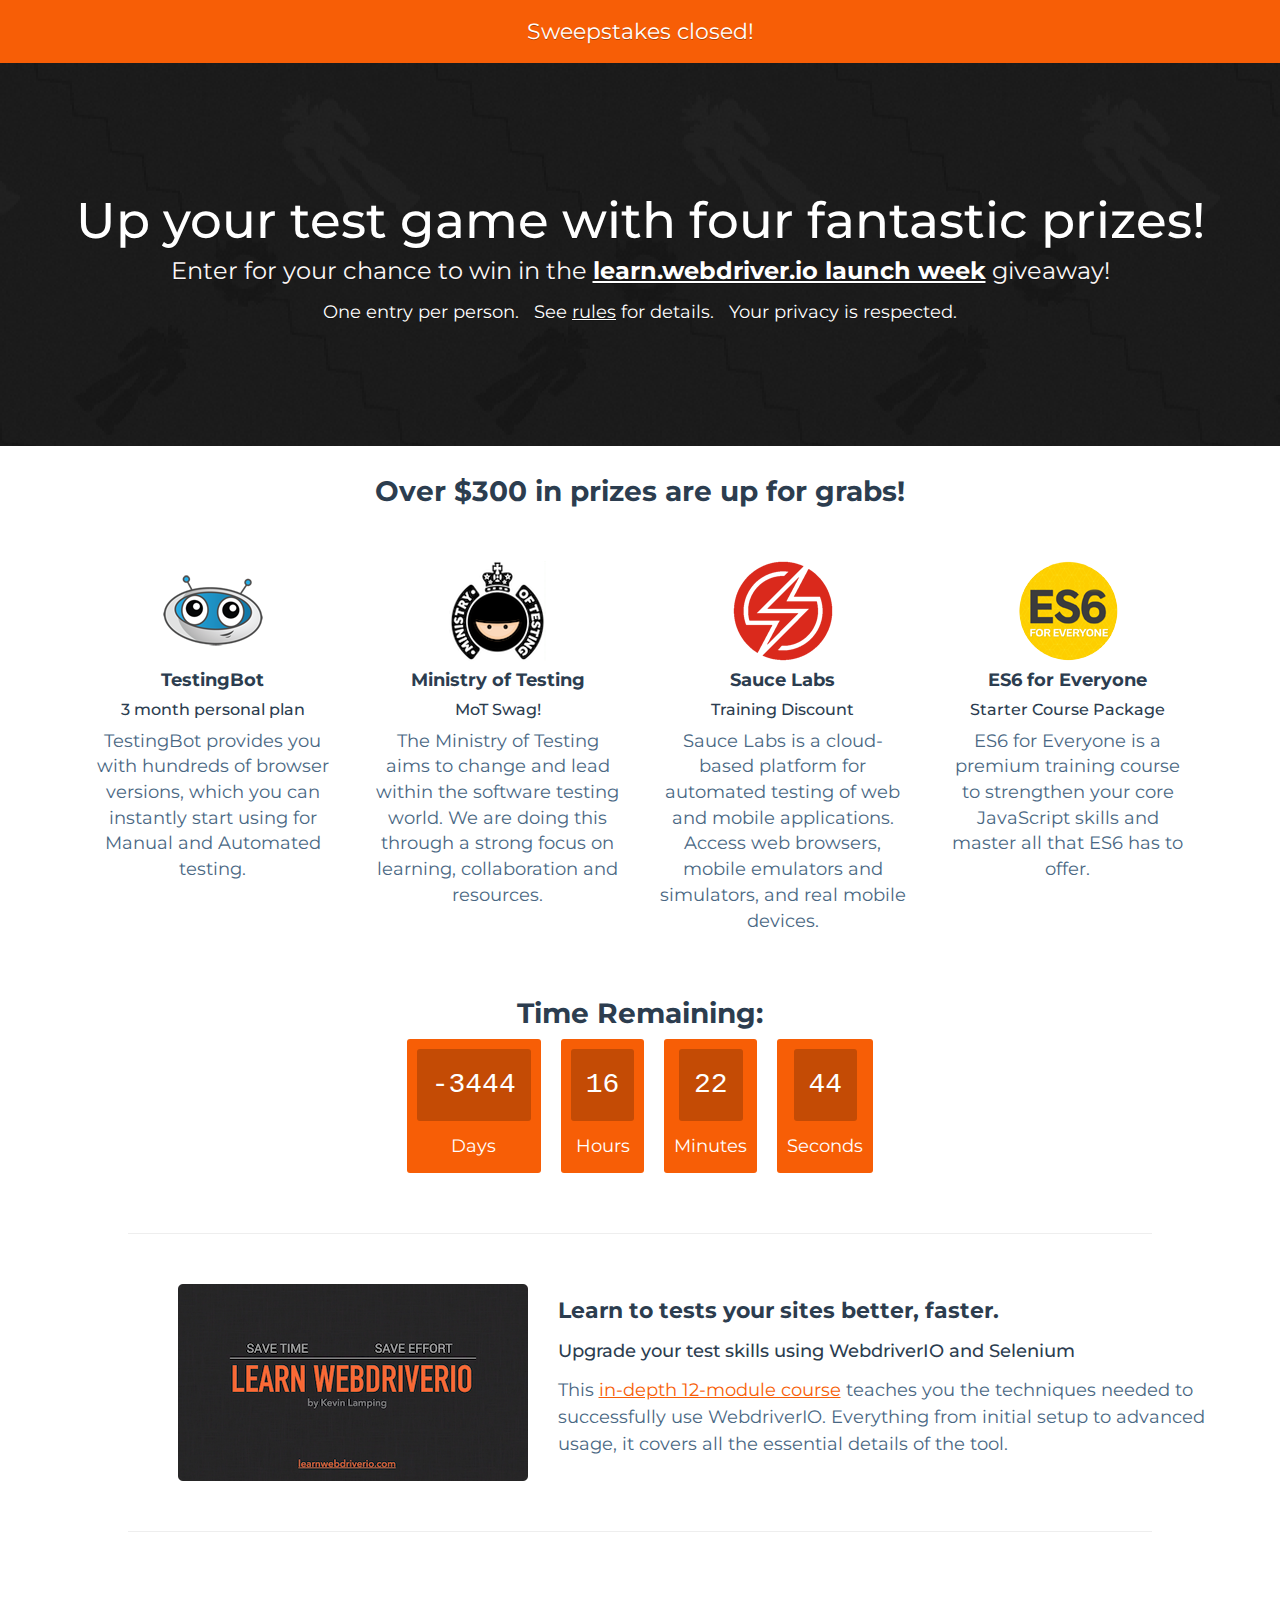
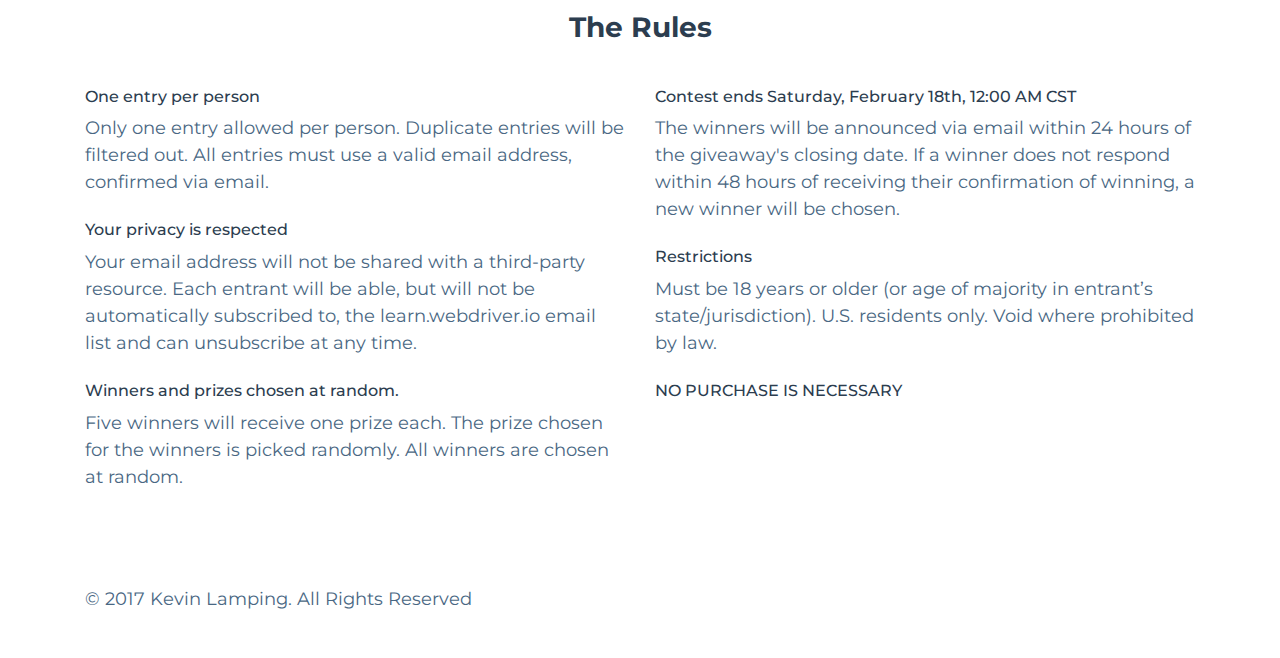
<file: sweeps/index.html>
<!DOCTYPE html>
<html>
<head>
  <meta charset="utf-8">
  <meta name="viewport" content="width=device-width, initial-scale=1.0">
  <meta name="description" content="Learn.Webdriver.io Launch Week Sweepstakes">
  <title>Over $300 in prizes in the 'Learn WebdriverIO' Launch Week Sweepstakes</title>
  <link href="css/bootstrap.min.css" rel="stylesheet">

  <link href="css/style.css" rel="stylesheet">

  <link href="https://fonts.googleapis.com/css?family=Montserrat:400,700" rel="stylesheet" type="text/css">

  <link rel="apple-touch-icon" sizes="180x180" href="apple-touch-icon.png">
  <link rel="icon" type="image/png" href="favicon-32x32.png" sizes="32x32">
  <link rel="icon" type="image/png" href="favicon-16x16.png" sizes="16x16">
  <link rel="manifest" href="manifest.json">
  <link rel="mask-icon" href="safari-pinned-tab.svg" color="#5bbad5">
  <meta name="theme-color" content="#ffffff">
</head>
<body data-exit-modal="false">
  <div class="countdown">
    Sweepstakes closed!
  </div>
  <div id="page" class="page">
    <main id="top" class="masthead event" role="main">
      <div class="container">

        <h1 class="main-title editContent">Up your test game with four fantastic prizes!</h1>

        <h2 class="sub-title editContent">Enter for your chance to win in the <a href="http://learn.webdriver.io">learn.webdriver.io launch week</a> giveaway!</h2>


        <div>One entry per person.&nbsp;&nbsp;&nbsp;See <a href="#rules">rules</a> for details.&nbsp;&nbsp;&nbsp;Your privacy is respected.</div>

      </main>

      <div class="container">
        <h2 class="section-title">Over $300 in prizes are up for grabs!</h2>
        <section class="row features has-padding-top">
          <div class="col-md-3 col-sm-6">
            <div class="thumbnail">
              <a href="https://testingbot.com/"><img src="images/testingbot1.png" alt=""></a>
              <div>
                <h3 class="editContent">TestingBot</h3>
                <h6>3 month personal plan</h6>
                <p class="sponsor-description">TestingBot provides you with hundreds of browser versions, which you can instantly start using for Manual and Automated testing.</p>
              </div>
            </div>
          </div>
          <div class="col-md-3 col-sm-6">
            <div class="thumbnail">
              <a href="https://www.ministryoftesting.com/"><img src="images/MoT-Logo-Black.png" alt=""></a>
              <div>
                <h3 class="editContent">Ministry of Testing</h3>
                <h6>MoT Swag!</h6>
                <p class="sponsor-description">The Ministry of Testing aims to change and lead within the software testing world.  We are doing this through a strong focus on learning, collaboration and resources.</p>
              </div>
            </div>
          </div>
          <div class="col-md-3 col-sm-6">
            <div class="thumbnail">
              <a href="https://saucelabs.com/"><img src="images/sauce-logo.png" alt=""></a>
              <div>
                <h3 class="editContent">Sauce Labs</h3>
                <h6>Training Discount</h6>
                <p class="sponsor-description">Sauce Labs is a cloud-based platform for automated testing of web and mobile applications. Access web browsers, mobile emulators and simulators, and real mobile devices.</p>
              </div>
            </div>
          </div>
          <div class="col-md-3 col-sm-6">
            <div class="thumbnail">
              <a href="https://es6.io"><img src="images/es6.png" alt=""></a>
              <div>
                <h3 class="editContent">ES6 for Everyone</h3>
                <h6>Starter Course Package</h6>
                <p class="sponsor-description">ES6 for Everyone is a premium training course to strengthen your core JavaScript skills and master all that ES6 has to offer.</p>
              </div>
            </div>
          </div>
       <!--    <div class="col-md-15">
            <div class="thumbnail">
              <img src="images/placeholder-100x100.png" alt="analytics-icon">
              <div>
                <h3 class="editContent">Ministry of Testing</h3>
                <p class="editContent">Talk about the first benefit of your poduct, in a recent study, it is found that benefits sells more than features.</p>
              </div>
            </div>
          </div> -->
        </section>
      </div>

      <h2 class="section-title clear">Time Remaining:</h2>
      <div id="clockdiv" class="container-fluid">
        <div class="countdown-item">
          <span class="days countdown-amount"></span>
          <div class="countdown-unit">Days</div>
        </div>
        <div class="countdown-item">
          <span class="hours countdown-amount"></span>
          <div class="countdown-unit">Hours</div>
        </div>
        <div class="countdown-item">
          <span class="minutes countdown-amount"></span>
          <div class="countdown-unit">Minutes</div>
        </div>
        <div class="countdown-item">
          <span class="seconds countdown-amount"></span>
          <div class="countdown-unit">Seconds</div>
        </div>
      </div>
<hr>
      <div class="container">
        <section class="supporing-content">
          <div class="row">
            <div class="col-md-5 thumb"> <a href="http://learn.webdriver.io"><img src="images/lesson-tbd.png" alt="Learn WebdriverIO Online Course"></a> </div>
            <div class="col-md-7">
              <h4 class="editContent">Learn to tests your sites better, faster.</h4>
              <h5 class="editContent">Upgrade your test skills using WebdriverIO and Selenium</h5>
              <p class="editContent">This <a href="http://learn.webdriver.io">in-depth 12-module course</a> teaches you the techniques needed to successfully use WebdriverIO. Everything from initial setup to advanced usage, it covers all the essential details of the tool.</p>
            </div>
          </div>
        </section>
      </div>
<hr>
      <div class="container" id="rules">
        <div class="section-title">
          <h2>The Rules</h2>
        </div>
        <section class="row faq breath">
          <div class="col-md-6">
            <h6>One entry per person</h6>
            <p>Only one entry allowed per person. Duplicate entries will be filtered out. All entries must use a valid email address, confirmed via email.</p>
            <h6>Your privacy is respected</h6>
            <p>Your email address will not be shared with a third-party resource. Each entrant will be able, but will not be automatically subscribed to, the learn.webdriver.io email list and can unsubscribe at any time.</p>
            <h6>Winners and prizes chosen at random.</h6>
            <p>Five winners will receive one prize each. The prize chosen for the winners is picked randomly. All winners are chosen at random.</p>
          </div>
          <div class="col-md-6">
            <h6>Contest ends Saturday, February 18th, 12:00 AM CST</h6>
            <p>The winners will be announced via email within 24 hours of the giveaway's closing date. If a winner does not respond within 48 hours of receiving their confirmation of winning, a new winner will be chosen.</p>
            <h6>Restrictions</h6>
            <p>Must be 18 years or older (or age of majority in entrant’s state/jurisdiction). U.S. residents only. Void where prohibited by law.</p>
            <h6>NO PURCHASE IS NECESSARY</h6>
          </div>
        </section>
      </div>
      <div class="container">
        <section class="row breath">
          <div class="col-md-12 footerlinks">
            <p>© 2017 Kevin Lamping. All Rights Reserved</p>
          </div>
        </section>
      </div>
    </div>
  </div>

  <script src="js/script.js"></script>

  <!-- Piwik -->
<script type="text/javascript">
  var _paq = _paq || [];
  // tracker methods like "setCustomDimension" should be called before "trackPageView"
  _paq.push(['trackPageView']);
  _paq.push(['enableLinkTracking']);
  (function() {
    var u="//stats.klamp.in/";
    _paq.push(['setTrackerUrl', u+'piwik.php']);
    _paq.push(['setSiteId', '3']);
    var d=document, g=d.createElement('script'), s=d.getElementsByTagName('script')[0];
    g.type='text/javascript'; g.async=true; g.defer=true; g.src=u+'piwik.js'; s.parentNode.insertBefore(g,s);
  })();
</script>
<!-- End Piwik Code -->

</body>
</html>
</file>
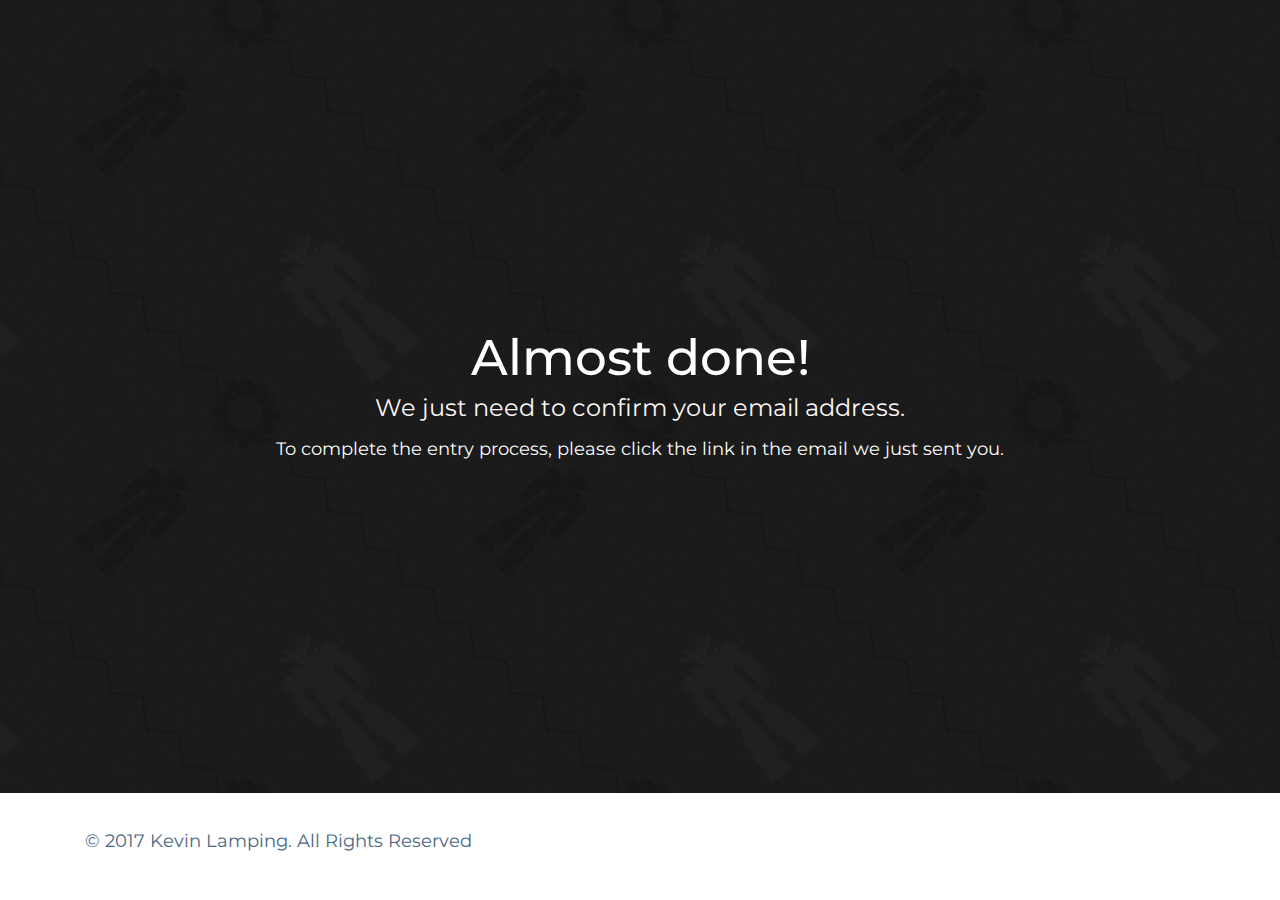
<file: sweeps/confirm.html>
<!DOCTYPE html>
<html>
<head>
  <meta charset="utf-8">
  <meta name="viewport" content="width=device-width, initial-scale=1.0">
  <meta name="description" content="Learn.Webdriver.io Launch Week Sweepstakes">
  <title>Almost entered!</title>
  <link href="css/bootstrap.min.css" rel="stylesheet">

  <link href="css/style.css" rel="stylesheet">

  <link href="https://fonts.googleapis.com/css?family=Montserrat:400,700" rel="stylesheet" type="text/css">

  <link rel="apple-touch-icon" sizes="180x180" href="apple-touch-icon.png">
  <link rel="icon" type="image/png" href="favicon-32x32.png" sizes="32x32">
  <link rel="icon" type="image/png" href="favicon-16x16.png" sizes="16x16">
  <link rel="manifest" href="manifest.json">
  <link rel="mask-icon" href="safari-pinned-tab.svg" color="#5bbad5">
  <meta name="theme-color" content="#ffffff">
</head>
<body data-exit-modal="false">
  <div id="page" class="page confirm">
    <main class="masthead event" role="main">
      <div class="container">

        <h1 class="main-title editContent">Almost done!</h1>

        <h2 class="sub-title editContent">We just need to confirm your email address.</h2>

        <p>To complete the entry process, please click the link in the email we just sent you.</p>


      </main>

      <div class="container">
        <section class="row breath">
          <div class="col-md-12 footerlinks">
            <p>© 2017 Kevin Lamping. All Rights Reserved</p>
          </div>
        </section>
      </div>
    </div>
  </div>

  <script src="js/script.js"></script>
<!-- Piwik -->
<script type="text/javascript">
  var _paq = _paq || [];
  // tracker methods like "setCustomDimension" should be called before "trackPageView"
  _paq.push(['trackPageView']);
  _paq.push(['enableLinkTracking']);
  (function() {
    var u="//stats.klamp.in/";
    _paq.push(['setTrackerUrl', u+'piwik.php']);
    _paq.push(['setSiteId', '3']);
    var d=document, g=d.createElement('script'), s=d.getElementsByTagName('script')[0];
    g.type='text/javascript'; g.async=true; g.defer=true; g.src=u+'piwik.js'; s.parentNode.insertBefore(g,s);
  })();
</script>
<!-- End Piwik Code -->
</body>
</html>
</file>
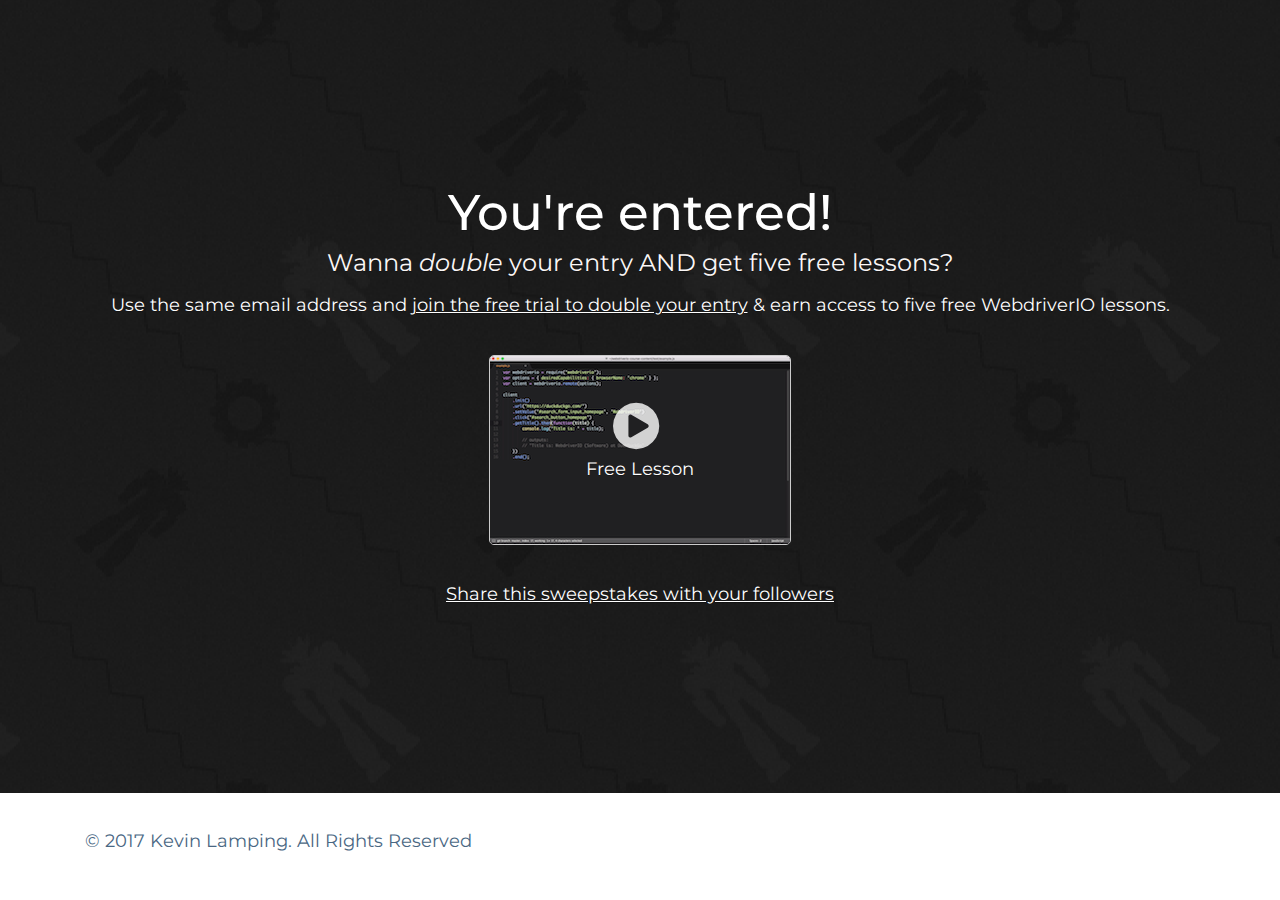
<file: sweeps/thanks.html>
<!DOCTYPE html>
<html>
<head>
  <meta charset="utf-8">
  <meta name="viewport" content="width=device-width, initial-scale=1.0">
  <meta name="description" content="Learn.Webdriver.io Launch Week Sweepstakes">
  <title>Entry Confirmed!</title>
  <link href="css/bootstrap.min.css" rel="stylesheet">

  <link href="css/style.css" rel="stylesheet">

  <link href="https://fonts.googleapis.com/css?family=Montserrat:400,700" rel="stylesheet" type="text/css">

  <link rel="apple-touch-icon" sizes="180x180" href="apple-touch-icon.png">
  <link rel="icon" type="image/png" href="favicon-32x32.png" sizes="32x32">
  <link rel="icon" type="image/png" href="favicon-16x16.png" sizes="16x16">
  <link rel="manifest" href="manifest.json">
  <link rel="mask-icon" href="safari-pinned-tab.svg" color="#5bbad5">
  <meta name="theme-color" content="#ffffff">
</head>
<body data-exit-modal="false">
  <div id="page" class="page confirm">
    <main class="masthead event" role="main">
      <div class="container">

        <h1 class="main-title editContent">You're entered!</h1>

        <h2 class="sub-title editContent">Wanna <em>double</em> your entry AND get five free lessons?</h2>

        <p>Use the same email address and <a href="https://the-lamp-light.thinkific.com/enroll/18028?et=free_trial">join the free trial to double your entry</a> &amp; earn access to five free WebdriverIO lessons.</p>

        <p class="video-preview">
          <a href="https://the-lamp-light.thinkific.com/enroll/18028?et=free_trial">
            <svg class="icon light"><use xmlns:xlink="http://www.w3.org/1999/xlink" xlink:href="#icon-play-circle"></use></svg>
            <span>Free Lesson</span>
          </a>
          <img src="images/video-preview.png" alt="Join the free trial" />
        </p>

        <p class="share">
          <a href="https://twitter.com/share" class="twitter-share-button" data-size="large" data-text="Over $300 in prizes are up for grabs in the Learn WebdriverIO Launch Week Sweepstakes!" data-url="http://learn.webdriver.io/sweeps/" data-hashtags="testing" data-dnt="true" data-show-count="false">Share this sweepstakes with your followers</a><script async src="//platform.twitter.com/widgets.js" charset="utf-8"></script>
        </p>


      </main>

      <div class="container">
        <section class="row breath">
          <div class="col-md-12 footerlinks">
            <p>© 2017 Kevin Lamping. All Rights Reserved</p>
          </div>
        </section>
      </div>
    </div>
  </div>

  <svg xmlns="http://www.w3.org/2000/svg" style="display: none;">
    <symbol id="icon-play-circle" viewBox="0 0 28 28">
      <title>Play</title>
      <path class="path1" d="M12 2q3.266 0 6.023 1.609t4.367 4.367 1.609 6.023-1.609 6.023-4.367 4.367-6.023 1.609-6.023-1.609-4.367-4.367-1.609-6.023 1.609-6.023 4.367-4.367 6.023-1.609zM18 14.859q0.5-0.281 0.5-0.859t-0.5-0.859l-8.5-5q-0.484-0.297-1-0.016-0.5 0.297-0.5 0.875v10q0 0.578 0.5 0.875 0.25 0.125 0.5 0.125 0.266 0 0.5-0.141z"></path>
    </symbol>
  </svg>

<!-- Piwik -->
<script type="text/javascript">
  var _paq = _paq || [];
  // tracker methods like "setCustomDimension" should be called before "trackPageView"
  _paq.push(['trackPageView']);
  _paq.push(['enableLinkTracking']);
  (function() {
    var u="//stats.klamp.in/";
    _paq.push(['setTrackerUrl', u+'piwik.php']);
    _paq.push(['setSiteId', '3']);
    var d=document, g=d.createElement('script'), s=d.getElementsByTagName('script')[0];
    g.type='text/javascript'; g.async=true; g.defer=true; g.src=u+'piwik.js'; s.parentNode.insertBefore(g,s);
  })();
</script>
<!-- End Piwik Code -->
</body>
</html>
</file>
<file: css/style.css>
`@charset "utf-8";

/* CSS Document */


/*
Theme Name: Multipurpose Landing Page Template - All in One
Version: 1.0
Author: Surjith SM
Author URI: http://themeforest.net/user/surjithctly
*/


/******************  Table of Contents  *****************************/


/*

1. GLOBAL STYLES
2. HEADER
3. HERO IMAGE
4. FEATURES
5. TESTIMONIALS
6. FAQ
7. FOOTER
8. CUSTOM MEDIA QUERIES

If you having trouble in editing css. please send a mail to support@surjithctly.in -
I will really help you

*/


/*========== 1. GLOBAL STYLES ==============*/

body {
  font-family: 'Montserrat', Arial, sans-serif;
  background: #FFF;
  font-size: 16px;
  font-weight: 400;
  height: 100%;
  margin: 0;
  padding: 0;
  color: #949494;
  line-height: 1.5;
}

strong,
b {
  font-weight: 600;
}

h1,
h2,
h3,
h4,
h5,
h6 {
  color: #323232;
  line-height: 1.3;
}

h1 {
  font-size: 64px;
  line-height: 1.5;
  margin: 25px 0;
}

.subtitle {
  font-size: 42px;
  text-align: center;
  color: #ea5906;
  margin: .5em 0;
}

h2 {
  color: #ea5906;
  font-size: 42px;
  font-weight: 700;
  margin: 0 0 .75em;
  text-align: center;
}

h3 {
  font-size: 26px;
  margin: 0 0 .75em;
  font-weight: 700;
}

h4 {
  font-size: 22px;
  margin: 0 0 .75em;
  font-weight: 700;
  line-height: 1.5;
}

h5 {
  font-size: 18px;
  margin: 0 0 .75em;
}

h6 {
  font-size: 16px;
  margin: 0 0 .75em;
}

a {
  color: #445;
  text-decoration: underline;
}

a:hover,
a:focus {
  color: #5a5a6a;
}


hr {
  margin: 1.5em 5rem;
  border-color: #ddd;
}


.btn,
.btn-lg,
.input-lg {
    border-radius: 3px;
    text-decoration: none;
}

.form-control {
    border-radius: 3px;
    -webkit-box-shadow: none;
    box-shadow: none;
}

.input-lg {
    height: 55px;
}

.btn-lg,
.btn-group-lg > .btn {
    padding: 13px 28px;
}

.form-control:focus {
    border-color: #DDD;
    outline: 0;
    -webkit-box-shadow: none;
    box-shadow: none;
}

.breath {
    margin: 35px auto;
}

.highlight {
    background: #f4f4f4;
}

.has-no-margin {
    margin: 0;
}

.has-no-padding {
    padding: 0;
}

.has-no-padding-horizontal {
    padding-left: 0!important;
    padding-right: 0!important;
}

.has-margin-vertical {
    margin: 20px 0 30px;
}

.has-margin-top {
    margin-top: 40px;
}

.has-margin-bottom {
    margin-bottom: 40px;
}

.has-padding-top {
    padding-top: 40px;
}

.has-padding-bottom {
    padding-bottom: 40px;
}


/*========== 1 a. SUB PAGES ==============*/

.subpage-head {
    background-color: #f4f4f4;
    padding-top: 20px;
    padding-bottom: 15px;
    margin-bottom: 40px;
}


/*========== 2. HEADER ==============*/

.get-notified {
  background: #ea5906;
  color: #fff;
  padding: 5px 1em;
  font-size: 16px;
  text-align: center;
}
.get-notified a {
  color: #fff;
  display: inline-block;
  margin-left: .5em;
}

.masthead {
    position: relative;
    padding: 80px 15px;
    color: #FFF;
    text-shadow: 0 1px 0 rgba(0, 0, 0, .1);
    background: #202020 url("../images/robots_@2X.png") repeat;
    font-size: 20px;
    /*background: url("http://subtlepatterns2015.subtlepatterns.netdna-cdn.com/patterns/hexabump_@2X.png") repeat;*/
    /*background: url("http://subtlepatterns2015.subtlepatterns.netdna-cdn.com/patterns/pw_maze_black_@2X.png") repeat;*/
    /*background: url("http://subtlepatterns2015.subtlepatterns.netdna-cdn.com/patterns/use_your_illusion_@2X.png") repeat;*/
    /*background: url("http://subtlepatterns2015.subtlepatterns.netdna-cdn.com/patterns/noisy_net_@2X.png") repeat;*/
    /*background: url("http://subtlepatterns2015.subtlepatterns.netdna-cdn.com/patterns/footer_lodyas.png") repeat;*/
    /*background: url("http://subtlepatterns2015.subtlepatterns.netdna-cdn.com/patterns/binding_dark.png");*/
}

.masthead h1,
.masthead h2,
.masthead h3 {
  color: inherit;
  text-align: center;
}

.flex-wrapper {
  display: flex;
  flex-direction: column;
}
.flex-wrapper h1 {
  order: 2;
}
.flex-wrapper h2 {
  order: 1;
}
.flex-wrapper h3 {
  order: 3;
}


h1.main-title {
  margin: 1rem auto 2rem;
  line-height: 1.2;
  text-align: center;
  font-size: 92px;
}

.masthead h2 {
  font-size: 32px;
  margin-top: 1rem;
  margin-bottom: 0.25em;
  opacity: 0.85;
}
.masthead h2 span {
  font-weight: normal;
  font-size: 22px;
}
.masthead h3 {
  font-size: 26px;
  opacity: 0.65;
  margin-bottom: 0.75em;
}

.masthead .intro a {
  color: #adb8c7;
}
.masthead .intro p {
  margin-bottom: 1.5em;
}

.btn.initial-cta {
  margin: 1em auto 0;
  max-width: 500px;
  display: flex;
  justify-content: center;
  align-items: center;
  font-size: 1em;
}
.btn.initial-cta .icon {
  display: inline-block;
  width: 1.1em;
  height: 1.1em;
  stroke-width: 0;
  stroke: currentColor;
  fill: currentColor;
  margin-left: .5em;
}
.initial-cta-free-trial {
  margin: 1em auto 0;
  max-width: 500px;
  display: block;
  text-align: center;
  font-size: 1em;
}
.initial-cta-free-trial a {
  color: #adb8c7;
  text-decoration: none;
}
.initial-cta-free-trial a:hover,
.initial-cta-free-trial a:focus {
  color: #fff;
  text-decoration: underline;
}
@media (max-width: 766px) {
  .btn.initial-cta {
    white-space: normal;
    padding: 8px 10px;
  }
}

@media (min-width: 767px) {
  .btn.initial-cta {
    font-size: 1.3em;
  }
}

/*animation ends*/

.btn-large {
    font-size: 18px;
    padding: 20px 50px;
    margin: 5px 10px;
}

.btn-success {
    background-color: #2ecc71;
    background-image: none;
    border: 0;
    -webkit-box-shadow: 0 3px 0 rgba(2, 154, 67, 1);
    box-shadow: 0 3px 0 rgba(2, 154, 67, 1);
    line-height: 1.8;
}

.btn-success:hover,
.btn-success:focus,
.btn-success:active {
    background-color: #29c36a;
    color: #FFF;
    border: 0;
    -webkit-box-shadow: 0 3px 0 rgba(2, 139, 61, 1);
    box-shadow: 0 3px 0 rgba(2, 139, 61, 1);
}

.btn-primary {
    background-color: #ea5906;
    background-image: none;
    border-color: rgba(0, 0, 0, 0.1) rgba(0, 0, 0, 0.1) rgba(0, 0, 0, 0.25);
}

.btn-primary:hover,
.btn-primary:focus,
.btn-primary:active {
  background-color: #F75E06!important;
  color: #FFF!important;
  border-color: #AA4104;
  text-shadow: 1px 1px rgba(0, 0, 0, .33);
}

.btn-warning {
    line-height: 1.8;
    -webkit-box-shadow: 0 3px 0 rgb(177, 116, 29);
    box-shadow: 0 3px 0 rgb(177, 116, 29);
}

.btn-warning:hover,
.btn-warning:focus,
.btn-warning:active {
    -webkit-box-shadow: 0 3px 0 rgb(177, 116, 29);
    box-shadow: 0 3px 0 rgb(177, 116, 29);
}



.signup-block {
    padding: 20px;
    background: rgba(255, 255, 255, 0.25);
    border-radius: 7px;
    margin-bottom: 25px;
}

.form-group.last {
    margin-bottom: 0;
}

.multiple-btns .btn + .btn {
    margin: 10px;
}



.color-white {
    color: #FFF!important;
}

.clear-left {
  clear: left;
}

.cta-btn {
  width: 100%;
  text-align: center;
  margin: .5em 0;
}

.cta-btn del {
  color: #FDDCCA;
}

.btn-outline {
  border: 1px solid #ea5906;
  color: #eee;
  background: rgba(100,100,100,.1);
}
.btn-outline:hover,
.btn-outline:focus {
  color: #fff;
  background: rgba(255,255,255,.2);
}

.btn-outline.intro {
  margin: 1.5em auto 0;
  width: 50%;
  max-width: 28em;
  clear: both;
  display: block;
}


.subscribe {
    padding: 45px 0;
}

.alertMsg {
    font-size: 14px;
    display: block;
    padding: 5px 17px;
    text-align: center;
}

.form-control {
    border: 0;
}

.form-control::-moz-placeholder {
    color: #888;
}

.form-control:-ms-input-placeholder {
    color: #888;
}

.form-control::-webkit-input-placeholder {
    color: #888;
}



/*Header Contact Form*/

.contact-form {
    border-radius: 3px;
    padding: 15px;
    text-align: left;
    position: relative;
    background: #202020 url("../images/binding_dark.png") repeat;
}

.contact-form .mini-title {
    margin-bottom: 20px;
    line-height: 1.5;
    color: #FFF;
}

.contact-form .btn-divider {
  padding: 0 1em;
}

.dark-input {
    background: #444;
    color: #FFF;
}

/*Quick Features*/


.features-lead {
    margin-top: 0;
    margin-bottom: 30px;
    font-size: 30px;
}

.features-single {
    margin-bottom: 30px;
    color: #666;
}

.features-single img {
    margin-right: 25px;
}

.features-single h5 {
    margin-bottom: 10px;
    margin-left: 85px;
}

.features-single p {
    margin-left: 85px;
    margin-bottom: 0;
}

/*========== 3. HERO IMAGE ==============*/

.section-title {
  font-weight: 700;
  text-align: center;
  max-width: 70em;
  margin: 60px auto 30px;
}

.section-title h4 {
  color: #94a3a8;
  font-weight: normal;
  font-size: 18px;
  margin-top: 0;
}

.heroimg img,
.clientlogo img {
  max-width: 100%;
}

.quick-features .icon {
  width: 80px;
  height: 3em;
  fill: #323232;
  opacity: .7;
}

/*========== 4. FEATURES ==============*/

.modules {
  width: 100%;
}

.lessons-title {
  margin-bottom: 25px;
  font-size: 82px;
}

.features {
    margin: 0 auto 6em;
    /*border: 1px solid #ddd;*/
    overflow: hidden;
    border-radius: 5px;
    padding: 0;
    max-width: 80em;
}

.features .section-title {
  background: #ea5906;
  color: #fff;
  margin: 0;
  padding: 10px;
}

.module {
  border-bottom: 1px solid #ddd;
  padding: 2.5em;
  padding-right:  0;
}

.starter-modules {
  border: 2px solid #ea5906;
  margin: 40px 0 10px;
}


.advanced-modules {
  border: 2px solid #333;
  margin-bottom: 10px;
}
.advanced-modules .section-title {
  background: #333;
}

.pro-modules {
  /*border: 5px solid #ea5906;*/
  border: 2px solid #494949;
  background: #f9f9f9;
  position: relative;
}
.pro-modules .section-title {
  background: #666;
  color: #fff;
  margin: 0;
  padding: 10px;
}

.pro-modules .module {
  margin: 5px;
  border-bottom-color: #ddd;
}

.module:last-child {
  border-bottom: 0;
  margin-bottom: 0;
}

.module .module-number {
  font-size: 20px;
  display: inline-block;
  margin: 0;
  margin-right: 10px;
}

.pro-modules .module .module-number {
  text-align: left;
  width: 8em;
}


.module .module-title {
  font-size: 32px;
  color: #393939;
  display: inline-block;
  margin: 0 5px 0 0;
  padding-left: 10px;
  border-left: 5px solid;
}

.module .module-description {
  color: #333;
  margin-bottom: 0;
  display: inline-block;
}

/*Hover Animation*/
.module .module-videos {
  display: flex;
  justify-content: flex-start;
  flex-wrap: wrap;
  margin: 25px 0 0;
  padding: 0;
}
.module .module-videos li {
  position: relative;
  list-style: none;
  margin-right: 2em;
  flex: 1 1 240px;
  max-width: calc(25% - 2em);
}

.module .module-videos .module-thumbnail {
  position: relative;
  width: 100%;
  padding-top: 56.2857143%;
}
.module .module-videos .module-thumbnail img {
  position: absolute;
  top: 0;
  width: 100%;
  height: 100%;
  box-sizing: border-box;
  border: 1px solid #ccc;
  border-radius: 5px;
}

.module .module-videos .video-link {
  position: absolute;
  top: 0;
  left: 0;
  right: 0;
  z-index: 2;
  bottom: 1em;
  display: flex;
  justify-content: center;
  align-items: center;
  flex-direction: column;
  text-decoration: none;

}
.module .module-videos .video-link .icon {
  width: 3em;
  height: 3em;
  stroke-width: 0;
  fill: rgba(0, 0, 0, 0.8);
  margin-bottom: 3px;
  -webkit-transition: background-color .2s;
  transition: background-color .2s;
}
.module .module-videos .video-link:hover .icon {
  fill: rgba(0, 0, 0, 0.9);
}
.module .module-videos .video-link.light .icon {
  fill: rgba(255, 255, 255, 0.8);
}
.module .module-videos .video-link.light:hover .icon {
  fill: #fff;
}
.module .module-videos .video-link span {
  display: inline-block;
  padding: 2px 4px;
  color: #fff;
  background: rgba(0, 0, 0, 0.75);
  text-shadow: 1px 1px #000;
  border-radius: 2px;
  -webkit-transition: background-color .2s;
  transition: background-color .2s;
}
.module .module-videos .video-link:hover span {
  background: rgba(0, 0, 0, 0.9);
}
.module .module-videos .video-link.light span {
  background: rgba(255, 255, 255, 0.15);
}
.module .module-videos .video-link.light:hover span {
  background: rgba(255, 255, 255, 0.2);
}

.module .module-videos .video-title {
  display: block;
  text-align: center;
  margin-top: .2em;
  font-size: .9em;
}

.module .module-videos .video-number,
.module .module-videos .video-length {
  font-size: .9em;
  display: block;
  padding: 2px 4px;
  border: 1px solid #777;
  border-width: 0 1px 1px 0;
  border-radius: 2px;
  color: #eee;
  background: rgba(50, 50, 50, .7);
  position: absolute;
  top: 1px;
  left: 1px;
}

.module .module-videos .video-length {
  left: auto;
  right: 1px;
  border-width: 0 0 1px 1px;
}

/*Video Block*/

.video-block {
    max-width: 620px;
    margin: 0 auto;
}

.videoWrapper {
    position: relative;
    padding-bottom: 43.65%;
    /* 56.25%;  16:9 */
    padding-top: 25px;
    height: 0;
}

.videoWrapper > iframe {
    position: absolute;
    top: 0;
    left: 0;
    width: 100%;
    height: 100%;
}

.videoWrapper > .frameCover {
    position: absolute;
    left: 0px;
    top: 0px;
    width: 100%;
    height: 100%;
    background: none;
}


/*========== 5. TESTIMONIALS ==============*/
.testimonials {
  margin: 0;
}

.star-rating {
  height: 50px;
  position: relative;
  width: 250px;
  margin: 0 auto;
}
.star-rating:before {
  background-image: url("data:image/svg+xml;charset=US-ASCII,%3Csvg%20xmlns%3D%22http%3A%2F%2Fwww.w3.org%2F2000%2Fsvg%22%20width%3D%22929%22%20height%3D%22886%22%20viewBox%3D%220%200%20929%20886%22%3E%3Cstyle%3Epath%20%7B%20fill%3A%20%23082532%20!important%20%7D%3C%2Fstyle%3E%3Cpath%20fill%3D%22%23ffffff%22%20d%3D%22M929%20343c0%208-5%2017-15%2027L711%20567l48%20279c1%203%201%207%201%2012%200%2015-8%2027-22%2027-7%201-15-1-23-6L464%20747%20214%20879c-9%205-16%207-23%207-14%200-23-15-23-28%200-3%200-7%201-12l48-279L14%20370c-9-10-14-19-14-27%200-14%2010-23%2031-26l280-40L437%2023c7-15%2016-23%2027-23s20%208%2028%2023l125%20254%20280%2040c21%203%2032%2012%2032%2026z%22%2F%3E%3C%2Fsvg%3E") !important;
  background-repeat: repeat-x;
  background-size: 50px;
  bottom: 0;
  content: "";
  display: block;
  height: 50px;
  left: 0;
  position: absolute;
  right: 0;
  top: 0;
  width: 250px;
}
.star-rating > span {
  display: block;
  text-indent: -10000px;
  width: 250px;
  height: 50px;
  position: absolute;
  overflow: hidden;
}
.star-rating > span:before {
  background-image: url("data:image/svg+xml;charset=US-ASCII,%3Csvg%20xmlns%3D%22http%3A%2F%2Fwww.w3.org%2F2000%2Fsvg%22%20width%3D%22929%22%20height%3D%22886%22%20viewBox%3D%220%200%20929%20886%22%3E%3Cstyle%3Epath%20%7B%20fill%3A%20%23ea5906%20!important%20%7D%3C%2Fstyle%3E%3Cpath%20fill%3D%22%23000000%22%20d%3D%22M929%20343c0%208-5%2017-15%2027L711%20567l48%20279c1%203%201%207%201%2012%200%2015-8%2027-22%2027-7%201-15-1-23-6L464%20747%20214%20879c-9%205-16%207-23%207-14%200-23-15-23-28%200-3%200-7%201-12l48-279L14%20370c-9-10-14-19-14-27%200-14%2010-23%2031-26l280-40L437%2023c7-15%2016-23%2027-23s20%208%2028%2023l125%20254%20280%2040c21%203%2032%2012%2032%2026z%22%2F%3E%3C%2Fsvg%3E") !important;
  background-repeat: repeat-x;
  background-size: 50px;
  bottom: 0;
  content: "";
  display: block;
  height:50px;
  left: 0;
  position: absolute;
  right: 0;
  text-indent: 10000px;
  top: 0;
}

.testblock {
    width: 100%;
    height: auto;
    padding: 20px;
    background: #FFF;
    -webkit-border-radius: 5px;
    -moz-border-radius: 5px;
    border-radius: 5px;
    font-family: Georgia, "Times New Roman", Times, serif;
    font-style: italic;
    position: relative;
    line-height: 28px;
    font-size: 16px;
}

.testblock:after {
    top: 100%;
    left: 20%;
    border: solid transparent;
    content: " ";
    height: 0;
    width: 0;
    position: absolute;
    pointer-events: none;
    border-color: rgba(255, 255, 255, 0);
    border-top-color: #ffffff;
    border-width: 15px;
    margin-left: -15px;
}

.clientblock {
    margin-top: 10px;
    text-align: center;
}
.clientblock img {
    -webkit-border-radius: 100%;
    -moz-border-radius: 100%;
    border-radius: 100%;
}

.clientblock p {
    padding-top: 13px;
}

.clientblock p strong {
    color: #384047;
    font-size: 16px;
}



blockquote {
    margin: 0 0 10px;
    font-size: 20px;
    border-left: none;
    text-align: center;
    font-family: Georgia, serif;
    font-style: italic;
}

.profile {
  padding: 6em 0;
}
.bio {
  font-size: 1.3em;
  padding-top: 12px;
  padding-right:  3em;
}

.instructor {
    text-align: right;
}
.instructor img {
    -webkit-border-radius: 100%;
    -moz-border-radius: 100%;
    border-radius: 100%;
    margin-right: 2em;
    -webkit-box-shadow: 0px 0px 18px -5px rgba(46,46,46,0.68);
    -moz-box-shadow: 0px 0px 18px -5px rgba(46,46,46,0.68);
    box-shadow: 0px 0px 18px -5px rgba(46,46,46,0.68);
}

.instructor p {
    padding-top: 13px;
}

.instructor p strong {
    color: #384047;
}


/* Animation */

.testblock {
    -moz-transition: all 0.6s ease;
    -webkit-transition: all 0.6s ease;
    -ms-transition: all 0.6s ease;
    -o-transition: all 0.6s ease;
    transition: all 0.6s ease;
}

.testblock:hover {
    -moz-transform: scale(1.05);
    -webkit-transform: scale(1.05);
    -o-transform: scale(1.05);
    -ms-transform: scale(1.05);
    transform: scale(1.05);
    z-index: 2;
}


/*========== 6. PLANS AND PRICING ==============*/

.pricing {
    padding: 25px;
    color: #FFF;
    text-align: center;
    border-radius: 5px;
}

.pricing .planname {
    text-transform: uppercase;
    font-weight: 600;
}

.pricing .price {
    font-size: 52px;
    font-weight: 300;
    margin: 10px 0;
}

.pricing .billing {
    text-transform: uppercase;
    color: #FFF;
    opacity: 0.7;
}

.pricing .price .curr {
    display: inline-block;
    font-size: 20px;
    vertical-align: super;
}

.pricing .price .per {
    display: inline-block;
    font-size: 20px;
    vertical-align: baseline;
}

.color1 {
    background-color: #5ca2e0;
}

.color2 {
    background-color: #7676c6;
}

.color3 {
    background-color: #885fc1;
}


/* Animation */

.pricing {
    -moz-transition: all 0.6s ease;
    -webkit-transition: all 0.6s ease;
    -ms-transition: all 0.6s ease;
    -o-transition: all 0.6s ease;
    transition: all 0.6s ease;
}

.pricing:hover {
    -moz-transform: scale(1.05);
    -webkit-transform: scale(1.05);
    -o-transform: scale(1.05);
    -ms-transform: scale(1.05);
    transform: scale(1.05);
    z-index: 2;
}


/*========== 7. FAQ ==============*/

.faq {
  width:  100%;
}
.faq h4 {
  margin-bottom: 0.25em;
}
.faq p {
    margin-bottom: 25px;
}


/*==========8. FOOTER ==============*/

.footercta {
    padding: 30px 15px;
    color: #FFF;
    text-align: center;
    text-shadow: 0 1px 0 rgba(0, 0, 0, .1);
    background: #202020 url("../images/binding_dark.png") repeat;
}

.footercta .section-title {
    margin-top: 0;
}

.footercta .section-title h2 {
    color: #FFF;
}

.footerlinks {
    text-align: center;
}

.footerlinks a {
    text-align: center;
    padding: 0 13px;
    display: inline-block;
    padding-bottom: 15px;
}


/*==========9. CUSTOM MEDIA QUERIES==============*/


/*MEDIA QUERIES*/

@media (max-device-width: 992px) {
  .masthead {
    padding: 1em 0;
  }
}

@media (max-width: 991px) {

  h1.main-title {
      font-size: 34px;
      line-height: 50px;
      margin: 0 0 .5em;
      text-align: center;
  }

  h2 {
      font-size: 24px;
  }

  .masthead h2 {
    font-size: 18px;
  }

  .masthead h3 {
    font-size: 16px;
  }

  .subtitle {
      font-size: 30px;
  }
  .btn-outline.intro {
    margin: 0;
  }
  .testimonials [class*="col-"]:not(:first-child) {
      margin-top: 0;
  }
  .planpricing [class*="col-"]:not(:first-child) {
      margin-top: 30px;
  }
  .breath {
      margin: 15px auto;
  }

  .instructor {
    text-align: center;
  }

  .modules .lessons-title {
    font-size:  48px;
  }

  .module {
    padding: 1.5em;
    padding-right:  0;
  }

  .module .module-description,
  .module .module-number,
  .module .module-title {
    display: block;
  }

  .module .module-title {
    border-left: 0;
    margin: 5px 0;
    line-height: 1.2;
    padding-left: 0;
  }

  .module .module-videos li {
    margin-right: 1em;
    max-width: calc(33% - 1em);
  }

}

@media (max-width: 767px) {
  .subscribe [class*="col-"]:not(:first-child) {
      margin-top: 30px;
  }
  .thumbnail{
    margin: 0;
    padding: 0;
  }
  .lesson {
    line-height: 1.2;
  }

  .instructor img {
    width: 50%;
  }

  .section-title {
    margin: 30px 0 15px;
  }

  .lessons-title {
    text-align: left;
    margin-top: 45px;
  }

  .btn-outline.intro {
    width: auto;
  }
  .icon {
    display: none;
  }
  .features-single h5,
  .features-single p {
    margin-left: 0;
  }

  .features {
    padding: 0 15px;
  }
  .module {
    padding: 1em;
    padding-right:  0;
  }
  .module .module-number {
    font-size: 16px;
  }
  .module .module-title {
    font-size: 24px;
  }
  .module .module-videos li {
    max-width: calc(50% - 1em);
  }
  .footercta {
    padding: 25px 15px;
  }
  .footercta .section-title h2 {
    margin: 0;
  }
}

@media (max-width: 500px) {
  .module {
    padding: 0;
  }
  .module .module-videos li {
    width: 100%;
    margin: 0;
    max-width: none;
  }
}
.intro-video {
  text-align: center;
}
.intro-video video {
  height: auto;
  width: 100%;
  max-width: 560px;
  cursor: pointer;
  -webkit-box-shadow: -6px 0px 300px 0px rgba(255,255,255,0.1);
  -moz-box-shadow: -6px 0px 300px 0px rgba(255,255,255,0.1);
  box-shadow: -6px 0px 300px 0px rgba(255,255,255,0.1);
  border-radius: 3px;
}


/* Clock */
.countdown-title {
  text-align: center;
  color: #fff;
}
#clockdiv{
  color: #fff;
  font-weight: 100;
  text-align: center;
  font-size: 26px;
  display: flex;
  justify-content: space-between;
}

#clockdiv > div{
  width: 24%;
  padding: 5px;
  border-radius: 3px;
  background: #333;
  display: inline-block;
}

#clockdiv div > span{
  font-family: "Consolas", Monaco, monospace;
  padding: 5px 8px;
  border-radius: 3px;
  background: #aaa;
  margin-top: 5px;
  display: inline-block;
}

.smalltext{
  margin-top: 5px;
  font-size: 16px;
}

.sign-in {
  position: absolute;
  right: 2em;
  top: 1em;
  color: #777;
  text-decoration: none;
  font-size: 16px;
}
.sign-in:hover,
.sign-in:focus {
  color: #ddd;
}
@media (max-width: 767px) {
  .sign-in {
    display: none;
  }
}

#pricing-anchor {
  padding: 1em 0 0;
  display: inline-block;
}
.package-options {
  display: flex;
  align-items: center;
  justify-content: center;
  flex-wrap: wrap;
  max-width:  95%;
  margin: 0 auto;
}
.pricing-table {
  border: 1px solid rgba(33,33,33,.3);
  border-radius: 5px;
  overflow: hidden;
  width: 95%;
  margin-top: 1em;
}
.professional.pricing-table {
  -webkit-box-shadow: 0px 0px 10px 0px rgba(0,0,0,0.5);
  -moz-box-shadow: 0px 0px 10px 0px rgba(0,0,0,0.5);
  box-shadow: 0px 0px 10px 0px rgba(0,0,0,0.5);
  border: 0;
  z-index: 10;
  position: relative;
}
.mentorship.pricing-table {
  margin: 0 auto;
  width: 80%;
}

@media (min-width: 60em) {
  /*.starter.pricing-table {
    order: 3;
  }
  .essentials.pricing-table {
    order: 1;
  }
  .professional.pricing-table {
    order: 2;
  }*/
  .pricing-table {
    width: 33%;
    flex: 1 1 auto;
  }

  .starter.pricing-table {
    border-radius: 5px 0 0 5px;
  }
  .essentials.pricing-table {
    box-shadow: 0px 0px 30px 0px rgba(0,0,0,0.75);
    z-index: 100;
  }
  .professional.pricing-table {
    border-radius: 0 5px 5px 0;
  }
}

.pricing-table .pricing-title {
  margin: 0;
  padding: .5em;
  border-bottom: 1px solid #aaa;
  text-align: center;
}
.starter.pricing-table .pricing-title {
  background: #333;
  color: #fff;
}
.essentials.pricing-table .pricing-title {
  background: #ea5906;
  color: #fff;
}
.professional.pricing-table .pricing-title {
  background: #ccc;
  color: #333;
}
.mentorship.pricing-table .pricing-title {
  background: #666;
  color: #fff;
  text-align: left;
  font-size: 2.2em;
  padding-left: 1.1em;
}
.mentorship.pricing-table p {
  margin: 1em 2em;
  font-size: 1.3em;
}
.pricing-table .course-features {
  margin: 0;
  list-style: none;
  padding: 0;
  font-size: 1.2em;
}
.pricing-table .course-features li {
  border-bottom: 1px solid #ddd;
  padding: .5em 1em;
  color: #666;
}

.pricing-table .discount-feature {
  text-align: center;
  font-size: 28px;
  background: #f4f4f4;
}
.pricing-table .price {
  display: block;
  font-size: 98px;
  color: #000;
  margin-right: 20px;
  line-height: .8;
}
.pricing-table .dollar {
  font-size: .6em;
}
.pricing-table .discount-price,
.pricing-table .full-price {
  display: inline-block;
}
.pricing-table .full-price {
  font-size: 48px;
  color: #bbb;
}

.pricing-table .cta .btn {
  margin: .7em;
  display: block;
  width: auto;
  font-size:  1.4em;
}
.starter.pricing-table .cta .btn {
  background: #FEE5D7;
  color: #ea5906;
  border-color: #ea5906;
}
.starter.pricing-table .cta a:hover,
.starter.pricing-table .cta a:focus {
  background: #F75E06;
}
.pricing-table .cta-btn.coming-soon,
.pricing-table .cta-btn.coming-soon:hover,
.pricing-table .cta-btn.coming-soon:focus {
  cursor: default;
  background: #bbb !important;
  border-color: #999;
  text-shadow: none;
}

.mentorship.pricing-table .cta {
  display: flex;
  justify-content: center;
  flex-wrap: wrap;
}
.mentorship.pricing-table .cta a {
  font-size: 1.5em;
}
.fallback {
  text-align: center;
  display: block;
}
.disclaimer {
  margin: 2em auto 1em;
  max-width: 95%;
  font-size: 18px;
}
.free-trial-cta {
  max-width: 35em;
  margin: 2em auto 0;
}
@media (min-width: 60em) {
  .disclaimer {
    text-align: center;
  }
}


.welcome,
.welcome-kevin {
  background: #F75E06;
  text-align: center;
  padding: 15px 5px;
  color: #fff;
  text-shadow: 0 1px 0 rgba(0, 0, 0, 0.3);
  font-size: 22px;
  z-index: 10;
}
.welcome a,
.welcome-kevin a {
  color: #fff;
  text-decoration: none;
  border-bottom: 2px solid #202020;
}
.welcome + .masthead,
.welcome-kevin + .masthead {
  padding-top: 2em;
}


.countdown {
  background: #F75E06;
  text-align: center;
  padding: 15px 5px;
  color: #fff;
  text-shadow: 0 1px 0 rgba(0, 0, 0, 0.3);
  font-size: 22px;
  z-index: 10;
}
.countdown + .masthead {
  margin-top: 3em;
  padding-top: 2em;
}


.course-reviews {
  font-size: 1.4em;
  margin: 1em;
}
.course-reviews p {
  margin-bottom: 2rem;
}

.why {
  padding-bottom: 5em;
  color: #555;
  width: 100%;
}
.text-content {
  max-width: 70em;
  margin: 0 auto;
}
.text-content p,
.text-content ul {
  font-size:  1.4em;
  margin-bottom: 1.5em;
}

.why-content img {
  max-width: 90%;
  margin: 0 auto;
  display: block;
}
@media (min-width: 60em) {
  .why-content img {
    float: right;
  }
}

#contact {
  opacity: 0;
  position: fixed;
  bottom: 0;
  right: 0;
  background: #ea5906;
  padding: 8px 16px;
  transition: all 1s;
}
#contact.fadeIn {
  opacity: 1;
}
#contact a {
  color: #fff;
  font-size: 1.3rem;
  text-shadow: 1px 1px rgba(0, 0, 0, .1);
}


.update {
  background: #fff;
  font-size: 1.3em;
  margin: 2em auto;
  line-height: 1.5;
  color: #333;
}

.update p {
  margin-bottom: 1.5em;
}

.update .section-title {
  margin: 0;
}


.cta-form {
  display: flex;
  justify-content: center;
  align-items: justify;
  width: 95%;
  margin: 0 auto;
  flex-direction: column;
}
.cta-form .cta-item {
  flex: 1 0 auto;
}
.cta-form .cta-item input {
  width: 100%;
  border-radius: 5px 5px 0 0;
  border: 1px solid rgba(0, 0, 0, 0.5);
  border-bottom: 0;
  height: 50px;
  padding-left: 1em;
  color: #333;
}
.cta-form button.cta-item {
  font-size: 22px;
  border-radius: 0 5px 5px 0;
  padding: 10px 28px 9px;
  border-top: 0;
}

@media (min-width: 60em) {
  .cta-form {
    max-width: 700px;
    flex-direction: row;
    align-items: center;
  }
  .cta-form .cta-item {
    flex: 4 0 auto;
  }
  .cta-form .cta-item input {
    border: 1px solid rgba(0, 0, 0, 0.5);
    border-radius: 5px 0 0 5px;
    border-right: 0;
  }
  .cta-form button.cta-item {
    border-color: rgba(0, 0, 0, 0.1) rgba(0, 0, 0, 0.1) rgba(0, 0, 0, 0.25);
  }
}
</file>
<file: sweeps/css/style.css>
@charset "utf-8";

/* CSS Document */


/*
Theme Name: Multipurpose Landing Page Template - All in One
Version: 1.0
Author: Surjith SM
Author URI: http://themeforest.net/user/surjithctly
*/


/******************  Table of Contents  *****************************/


/*

1. GLOBAL STYLES
2. HEADER
3. HERO IMAGE
4. FEATURES
5. TESTIMONIALS
6. FAQ
7. FOOTER
8. CUSTOM MEDIA QUERIES

If you having trouble in editing css. please send a mail to support@surjithctly.in -
I will really help you

*/


/*========== 1. GLOBAL STYLES ==============*/

html,
body {
    min-height: 100%;
}

body {
    font-family: 'Montserrat', Arial, sans-serif;
    background: #FFF;
    font-weight: 400;
    height: 100vh;
    margin: 0;
    padding: 0;
    color: #496783;
    line-height: 1.5;
    font-size: 18px;
}

strong,
b {
    font-weight: 600;
}

h1,
h2,
h3,
h4,
h5,
h6 {
    color: #2C3D4F;
}

h1 {
    font-size: 50px;
    line-height: 1.5;
    margin: 0;
}

h2 {
    font-size: 28px;
    font-weight: 700;
    margin: 15px 0;
}

h3 {
    font-size: 18px;
    margin: 10px 0;
    font-weight: 700;
}

h4 {
    font-size: 22px;
    margin: 10px 0;
    font-weight: 700;
    line-height: 1.5;
}

h5 {
    font-size: 18px;
    margin: 15px 0;
}

h6 {
    font-size: 16px;
    margin: 10px 0;
}

a {
    color: #F75E06;
    text-decoration: underline;
}

a:hover,
a:focus {
    color: #F75E06;
}

hr {
    width: 80%;
    margin: 50px auto;
    text-align: center;
}

.btn,
.btn-lg,
.input-lg {
    border-radius: 3px;
}

.form-control {
    border-radius: 3px;
    -webkit-box-shadow: none;
    box-shadow: none;
}

.input-lg {
    height: 55px;
}

.btn-lg,
.btn-group-lg > .btn {
    padding: 7px 18px;
    font-size: 22px;
}

.form-control:focus {
    border-color: #AFBDC8;
    outline: 0;
    -webkit-box-shadow: none;
    box-shadow: none;
}

.breath {
    margin: 35px auto;
}

.highlight {
    background: #f4f4f4;
    margin-top: 40px;
}

.has-no-margin {
    margin: 0;
}

.has-no-padding {
    padding: 0;
}

.has-no-padding-horizontal {
    padding-left: 0!important;
    padding-right: 0!important;
}

.has-margin-vertical {
    margin: 20px 0 30px;
}

.has-margin-top {
    margin-top: 40px;
}

.has-margin-bottom {
    margin-bottom: 40px;
}

.has-padding-top {
    padding-top: 25px;
}

.has-padding-bottom {
    padding-top: 25px;
}


.countdown {
    background: #F75E06;
    padding: 15px;
    color: #fff;
    text-shadow: 0 1px 0 rgba(0, 0, 0, 0.3);
    font-size: 22px;
}
@media (min-width: 60em) {
  .countdown {
    text-align: center;
  }
}


/*========== 2. HEADER ==============*/

.masthead {
    position: relative;
    padding: 20px 15px;
    color: #FFF;
    text-align: center;
    text-shadow: 0 1px 0 rgba(0, 0, 0, .3);
    background-color: #323e4f;
}

.masthead .main-title {
    color: #FFF;
    margin-bottom: 0;
}

.masthead .sub-title {
    color: #FBF7F7;
    margin-top: 0;
    font-weight: normal;
    font-size: 24px;
}

@media (max-width:767px) {
    .masthead {
        text-align: left;
    }
    .masthead .main-title {
        line-height: 1.2;
    }
    .masthead .sub-title {
        margin-top: 15px;
        line-height: 1.3;
    }
}


.masthead a {
    color: #fff;
}
.masthead a:hover,
.masthead a:focus {
    text-shadow: 0 0 1px #F75E06;
}

.masthead .sub-title a {
    font-weight: bold;
}


/*animation ends*/

.logo {
    padding: 15px 0;
    text-align: center;
}

.btn-success {
    background-color: #F75E06;
    background-image: none;
    border: 0;
    -webkit-box-shadow: 0 3px 0 #C44B05;
    box-shadow: 0 3px 0 #C44B05;
    line-height: 1.8;
    text-shadow: 0 1px 0 rgba(0, 0, 0, .3);
}

.btn-success:hover,
.btn-success:focus,
.btn-success:active {
    background-color: #F87C32;
    color: #FFF;
    border: 0;
    -webkit-box-shadow: 0 3px 0 #C44900;
    box-shadow: 0 3px 0 #C44900;
    text-shadow: 0 1px 0 rgba(0, 0, 0, .4);
}

.btn-primary {
    background-color: #2db6d8;
    background-image: none;
    border-color: rgba(0, 0, 0, 0.1) rgba(0, 0, 0, 0.1) rgba(0, 0, 0, 0.25);
}

.btn-primary:hover,
.btn-primary:focus,
.btn-primary:active {
    background-color: #209ab8!important;
    color: #FFF!important;
}

.subscribe {
    padding: 45px 0 0;
}

.alertMsg {
    font-size: 14px;
    display: block;
    padding: 5px 17px;
    text-align: center;
}

.masthead .form-control {
    border: 0;
}

.form-control::-moz-placeholder {
    color: #848E93;
}

.form-control:-ms-input-placeholder {
    color: #848E93;
}

.form-control::-webkit-input-placeholder {
    color: #848E93;
}

/*Quick Features*/

.quick-features {
    text-align: left;
}

.features-lead {
    margin-bottom: 30px;
    color: #323e4f;
}

.featues-single {
    margin-bottom: 30px;
}

.featues-single img {
    margin-right: 25px;
}

.featues-single h5 {
    margin-bottom: 10px;
    margin-left: 85px;
    color: #323e4f;
}

.featues-single p {
    color: #adb8c7;
    margin-left: 85px;
    margin-bottom: 0;
}

.masthead .featues-single h5,
.masthead .features-lead {
    color: #fff;
}


/*========== 3. HERO IMAGE ==============*/

.section-title {
    margin: 30px 0;
    font-weight: 700;
    text-align: center;
}

h2.section-title,
.section-title h2 {
    margin-bottom: 0;
}


/*========== 4. FEATURES ==============*/

.features {
    margin: 25px 0 0;
}

.thumbnail {
    border: 0;
    text-align: center;
}


/*Hover Animation*/

.thumbnail img {
    -moz-transition: all 0.6s ease;
    -webkit-transition: all 0.6s ease;
    -ms-transition: all 0.6s ease;
    -o-transition: all 0.6s ease;
    transition: all 0.6s ease;
}

.thumbnail:hover img {
    -moz-transform: scale(1.15);
    -webkit-transform: scale(1.15);
    -o-transform: scale(1.15);
    -ms-transform: scale(1.15);
    transform: scale(1.15);
    z-index: 2;
}


.supporing-content .thumb {
    text-align: center;
}
@media (min-width: 768px) {
    .supporing-content .thumb {
        text-align: right;
    }
}


/*========== 7. FAQ ==============*/

.faq p {
    margin-bottom: 25px;
}



/*==========9. CUSTOM MEDIA QUERIES==============*/


/*MEDIA QUERIES*/

@media (max-width: 991px) {
    h1 {
        font-size: 35px;
        line-height: 50px;
        margin: 15px 0;
    }
    h2 {
        font-size: 35px;
    }
    .breath {
        margin: 30px auto;
    }
}

@media (max-width: 767px) {
    h1 {
        font-size: 30px;
        line-height: 40px;
    }
    h2 {
        font-size: 30px;
        line-height: 40px;
    }
    .subscribe [class*="col-"]:not(:first-child) {
        margin-top: 30px;
    }
    .masthead {
        padding: 40px 15px;
    }
}

.signup-block {
    padding: 20px;
    background: rgba(255, 255, 255, 0.25);
    border-radius: 7px;
    margin-bottom: 25px;
}


.form-group {
    display: flex;
    justify-content: center;
    flex-wrap: wrap;
    margin: 0 0 10px;
}

.form-group .email {
    width: 20em;
}
.form-group .btn {
    margin-left: 15px;
}


#mce-responses {
    margin-top: 1em;
}

@media (max-width:767px) {
    .form-group {
        flex-direction: column;
        align-items: center;
    }
    .subscribe {
        padding-top: 15px;
    }
    .form-group .mc-field-group {
        flex: 1;
        width: 95%;
    }
    .form-group .email {
        width: 100%;
        padding: 10px;
        margin: 0;
    }
    .form-group .btn {
        margin: 15px 0 0;
    }
}

/*Layout 5 Event */

.masthead.event {
    background: url("../images/robots_@2X.png") center repeat;
}

@media (min-width:767px) {
    .masthead.event {
        padding: 120px 15px;
    }
}


/*version 2*/



#clockdiv {
    color: #fff;
    font-size: 16px;
    display: flex;
    justify-content: center;
    background: #F75E06;
    padding: 10px;
    text-align: center;
}
#clockdiv .countdown-item {
    flex: 1 1 auto;
}
#clockdiv .countdown-unit {
    display: inline;
}

@media (min-width: 768px) {
    #clockdiv{
        text-align: center;
        font-size: 28px;
        display: flex;
        justify-content: center;
        flex-wrap: wrap;
        background: none;
    }

    #clockdiv .countdown-item {
        padding: 10px;
        border-radius: 3px;
        background: #F75E06;
        margin: 0 10px;
        flex: 0;
    }

    #clockdiv .countdown-amount {
        padding: 15px;
        border-radius: 3px;
        background: #C44B05;
        display: inline-block;
        font-family: monospace;
    }

    #clockdiv .countdown-unit {
        font-size: 18px;
    }

}


@media (min-width: 768px) {
    .col-sm-15 {
        width: 20%;
        float: left;
    }
}

.smalltext{
    padding-top: 5px;
    font-size: 16px;
}

.page.confirm {
    display: flex;
    flex-direction: column;
    min-height: 100%;
}

.page.confirm .masthead {
    flex: 1 0;
    display: flex;
    justify-content: center;
    align-items: center;
    padding: 1em;
}



.video-preview img {
  border: 1px solid #ccc;
  border-radius: 5px;
}

.video-preview {
  position: relative;
  margin-top: 2em;
  text-align: center;
}


.video-preview a {
  position: absolute;
  top: 0;
  left: 0;
  right: 0;
  bottom: 1em;
  display: flex;
  justify-content: center;
  align-items: center;
  flex-direction: column;
  text-decoration: none;

}
.video-preview .icon {
  width: 3em;
  height: 3em;
  stroke-width: 0;
  fill: rgba(255, 255, 255, 0.8);
  margin-bottom: 3px;
  -webkit-transition: background-color .2s;
  transition: background-color .2s;
}
.video-preview:focus .icon,
.video-preview:hover .icon {
  fill: #fff;
}

.share {
    margin-top: 2em;
}
</file>
